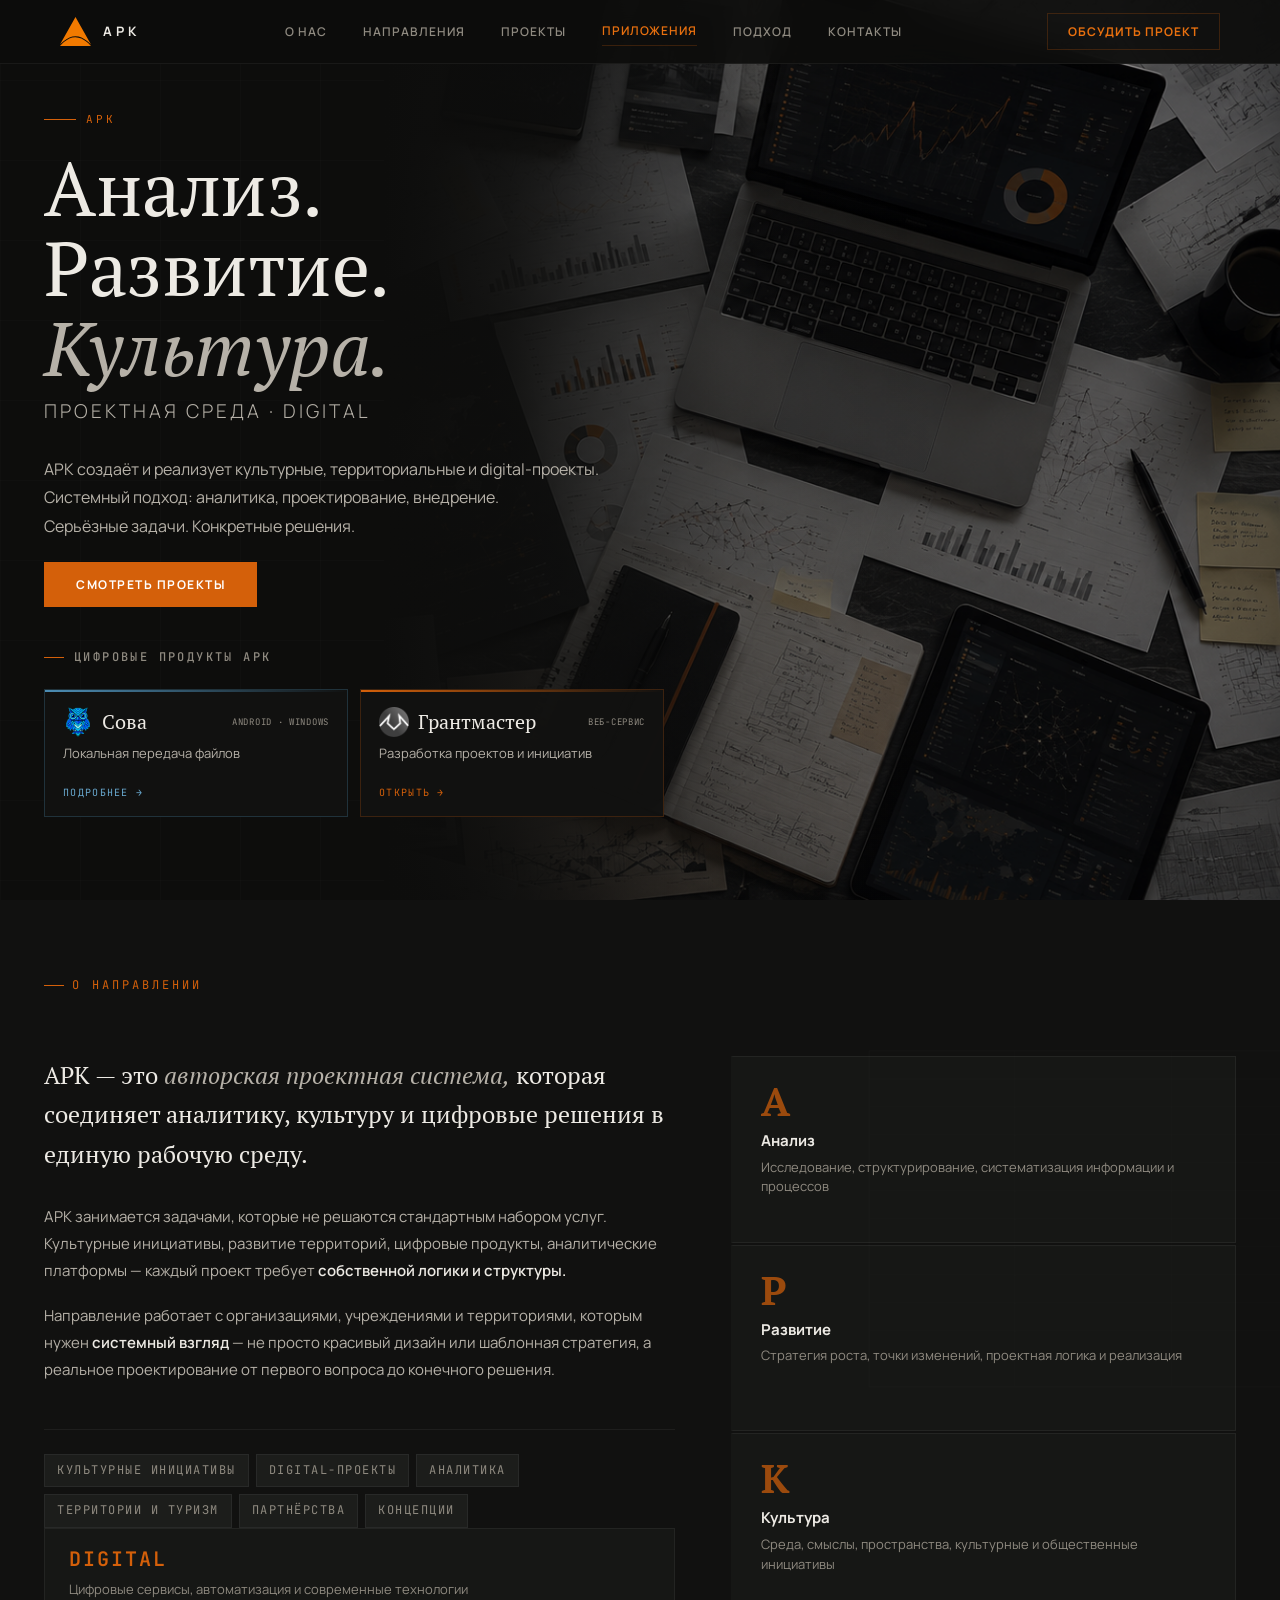
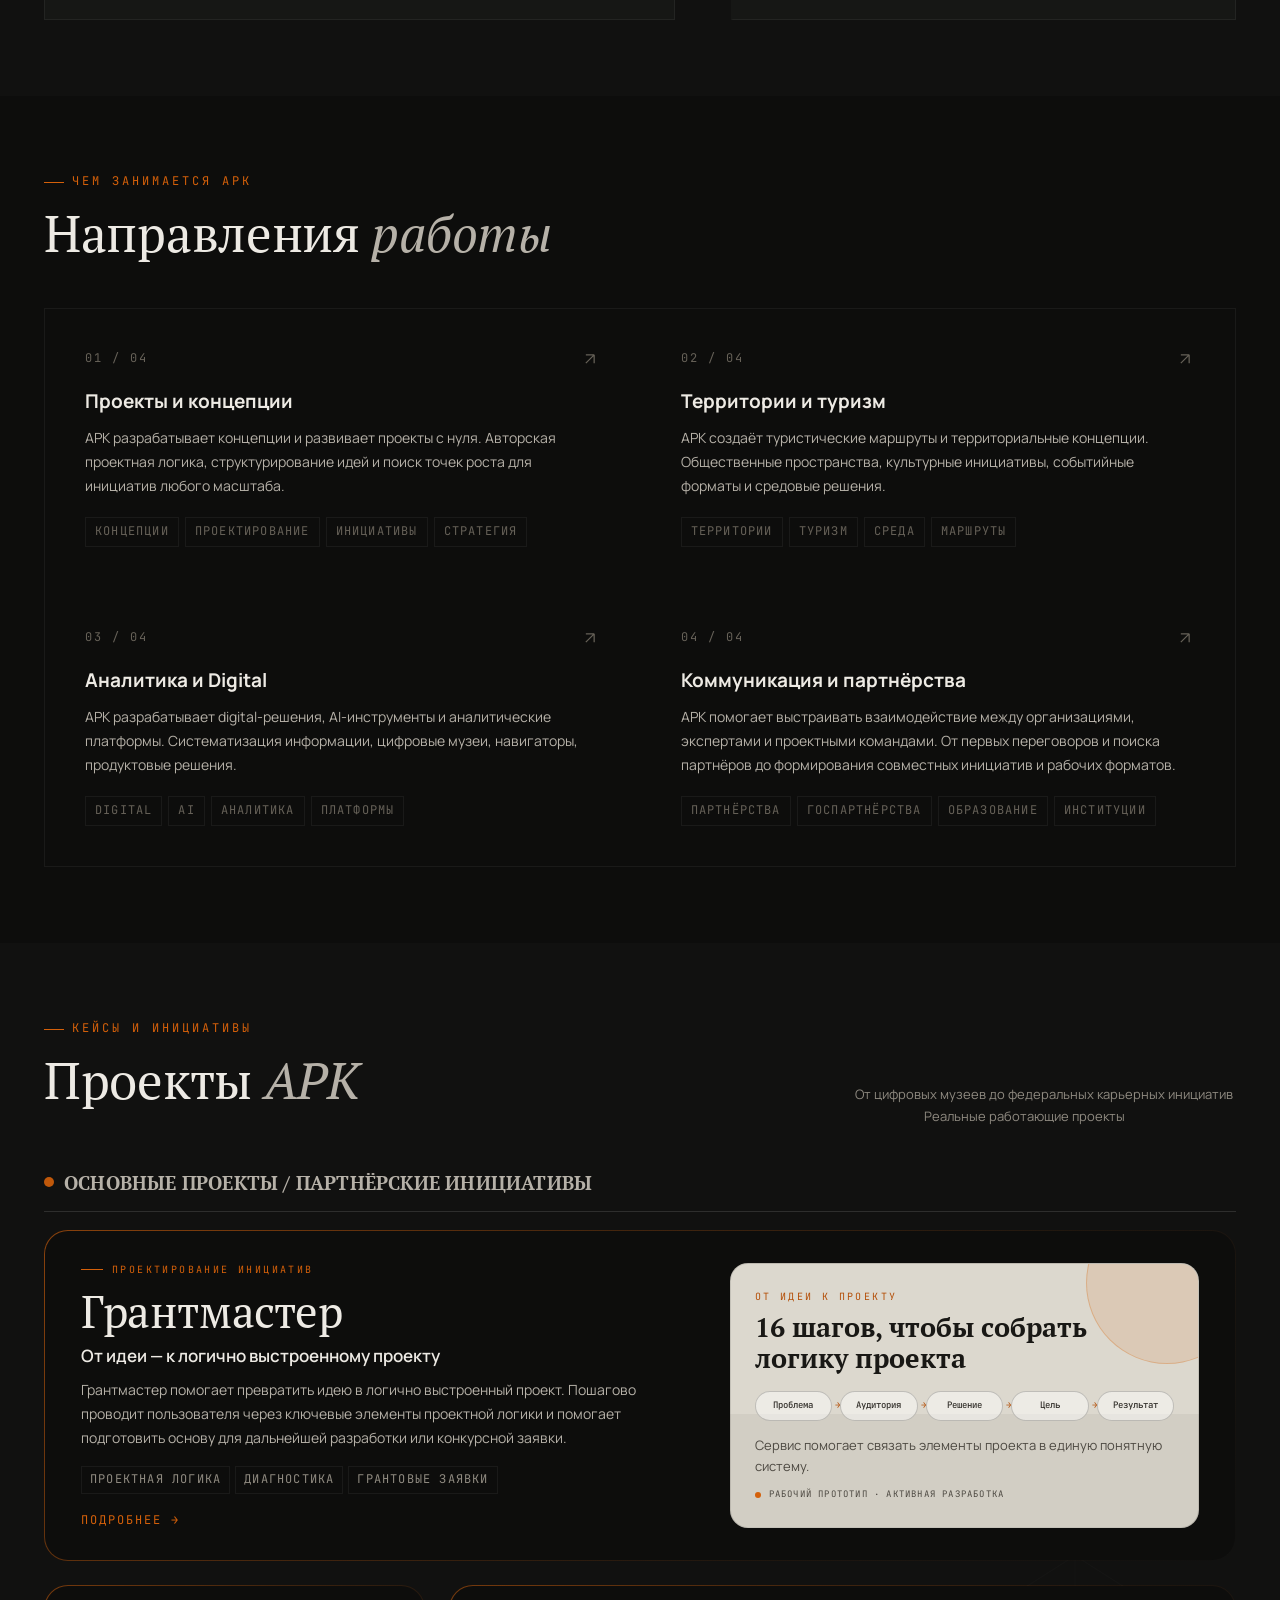
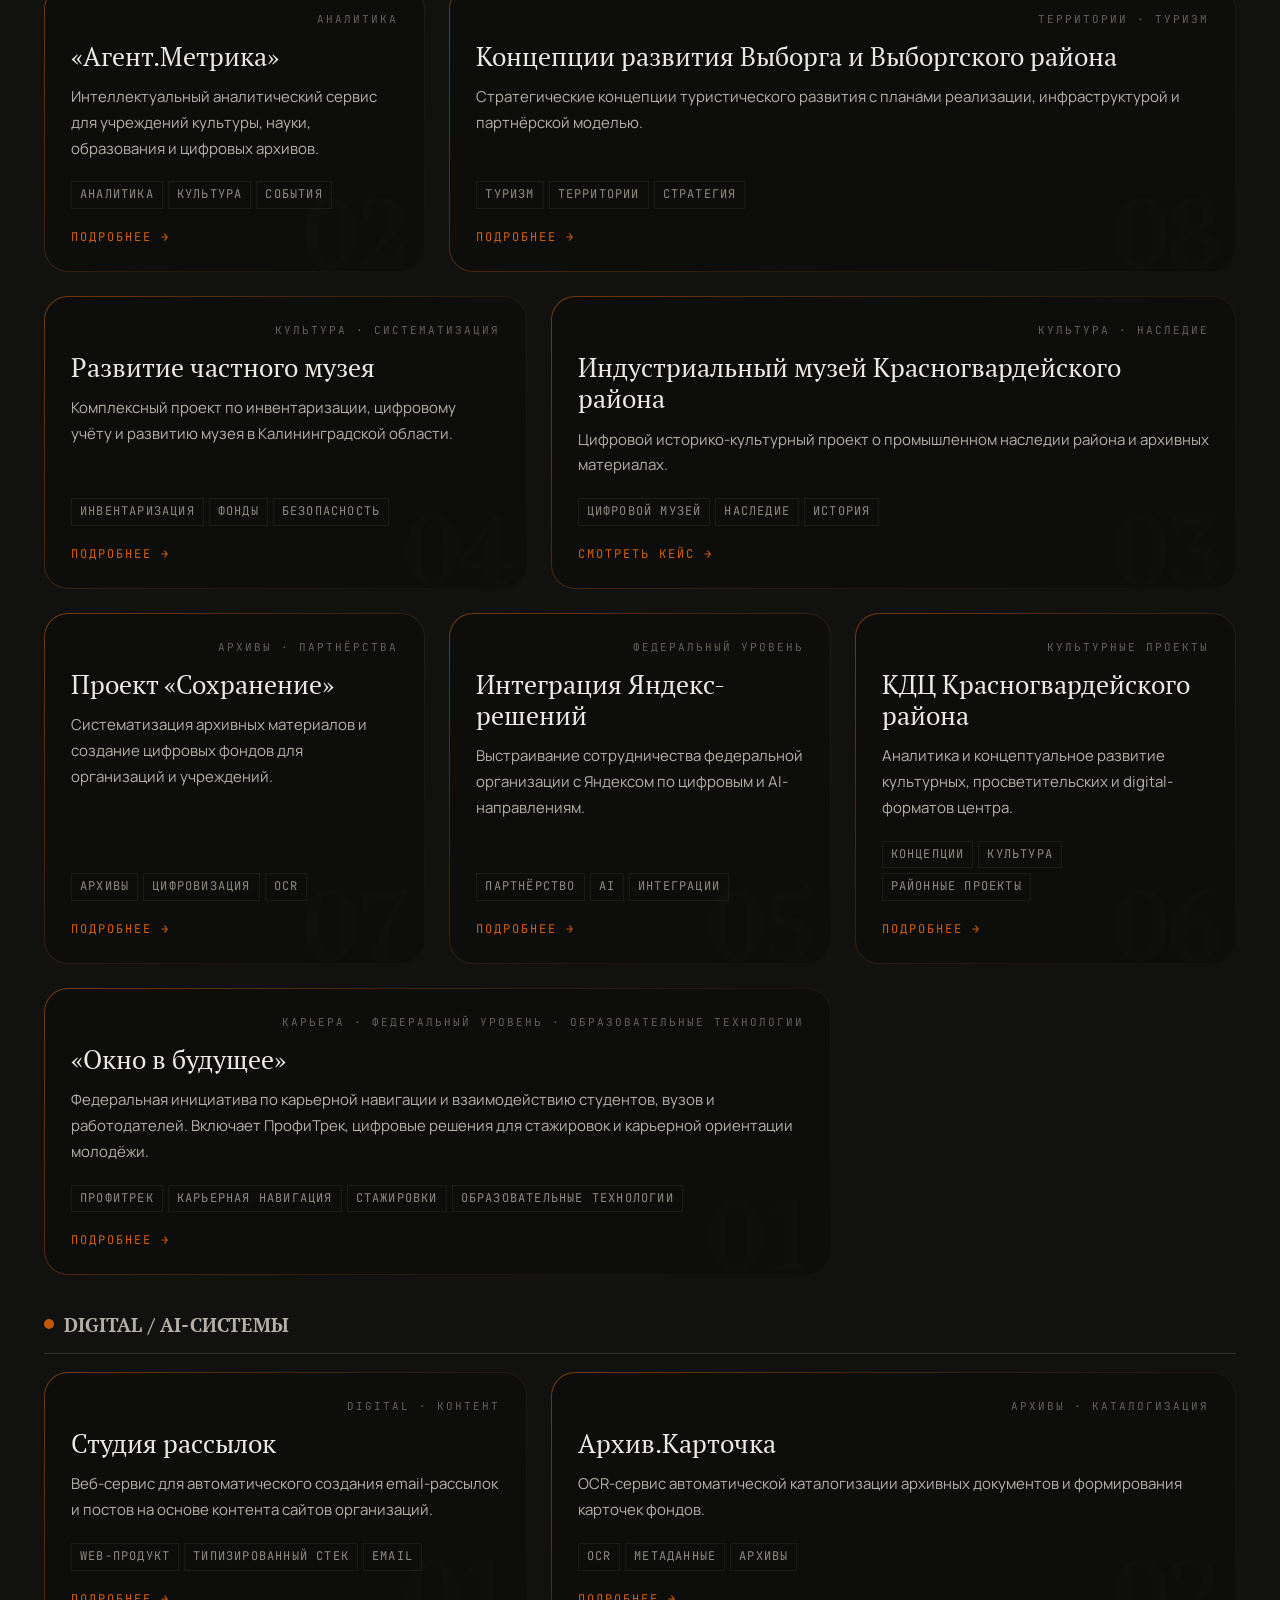
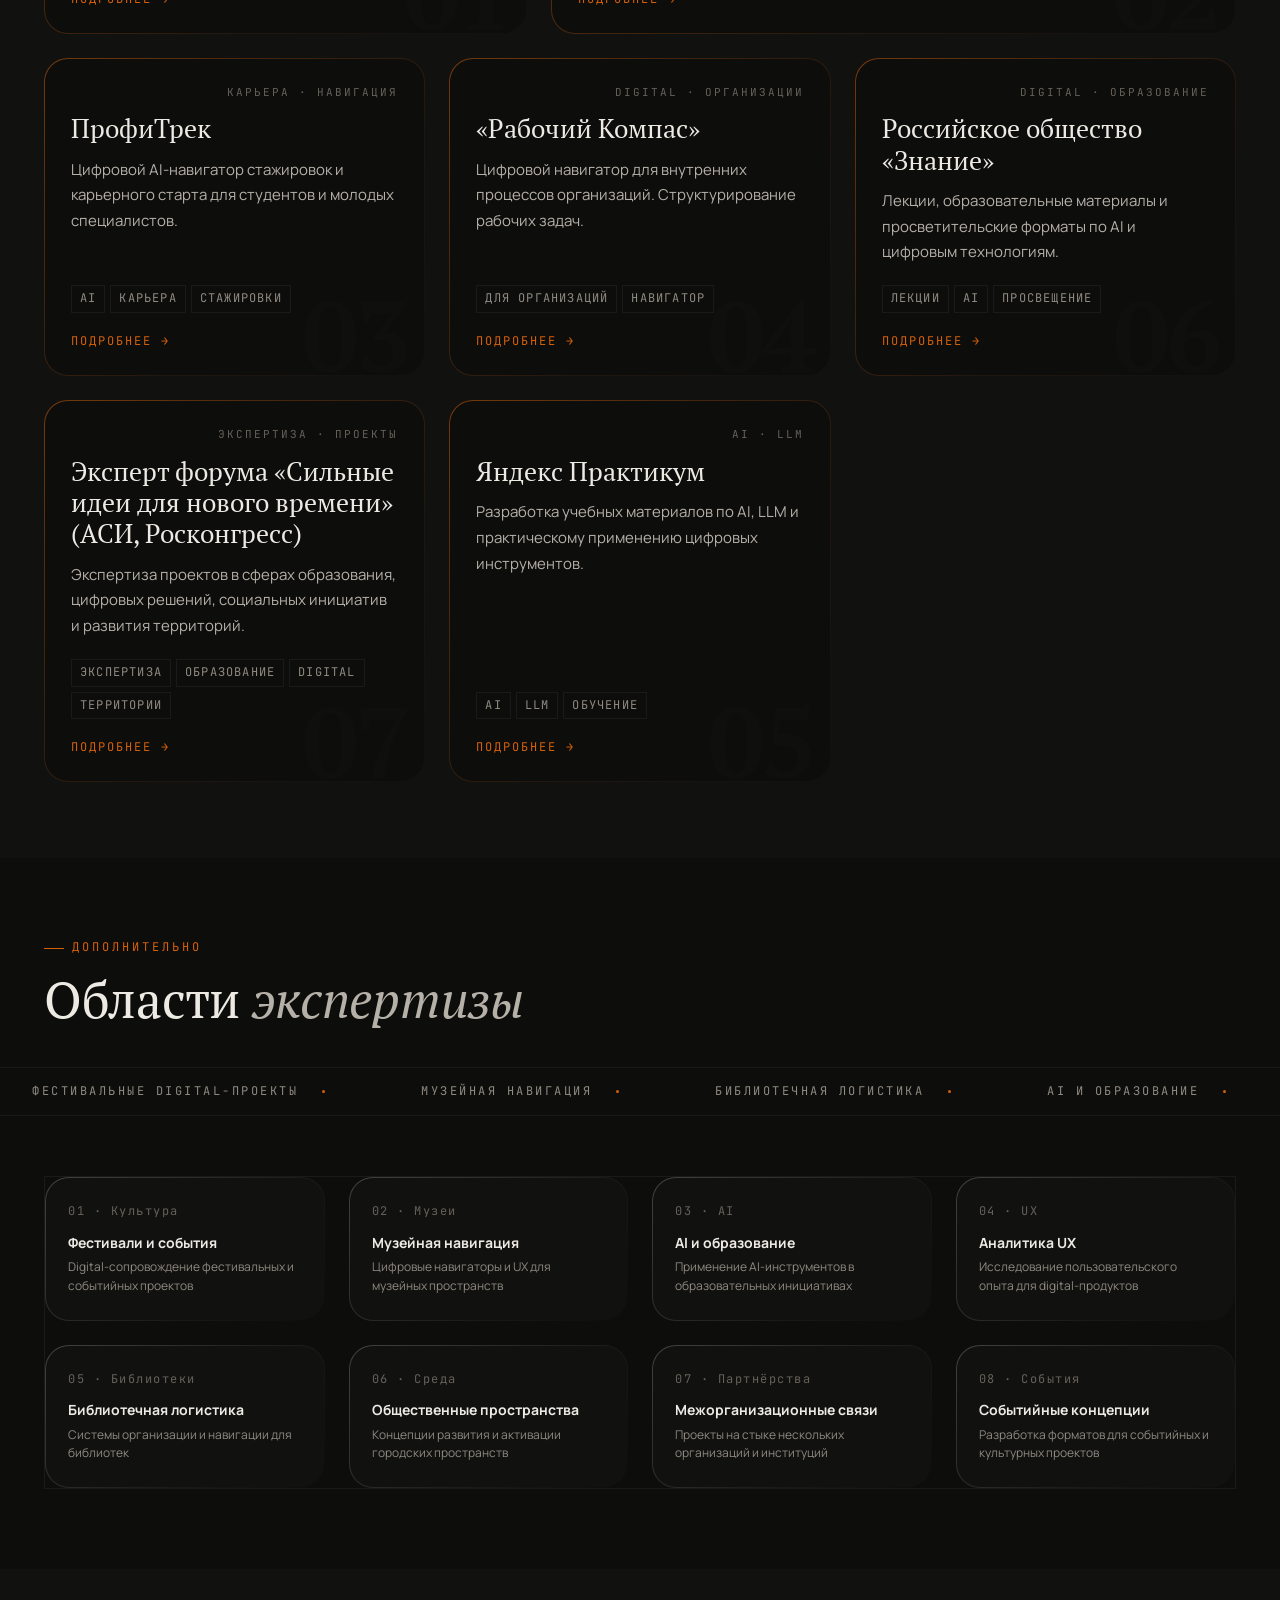
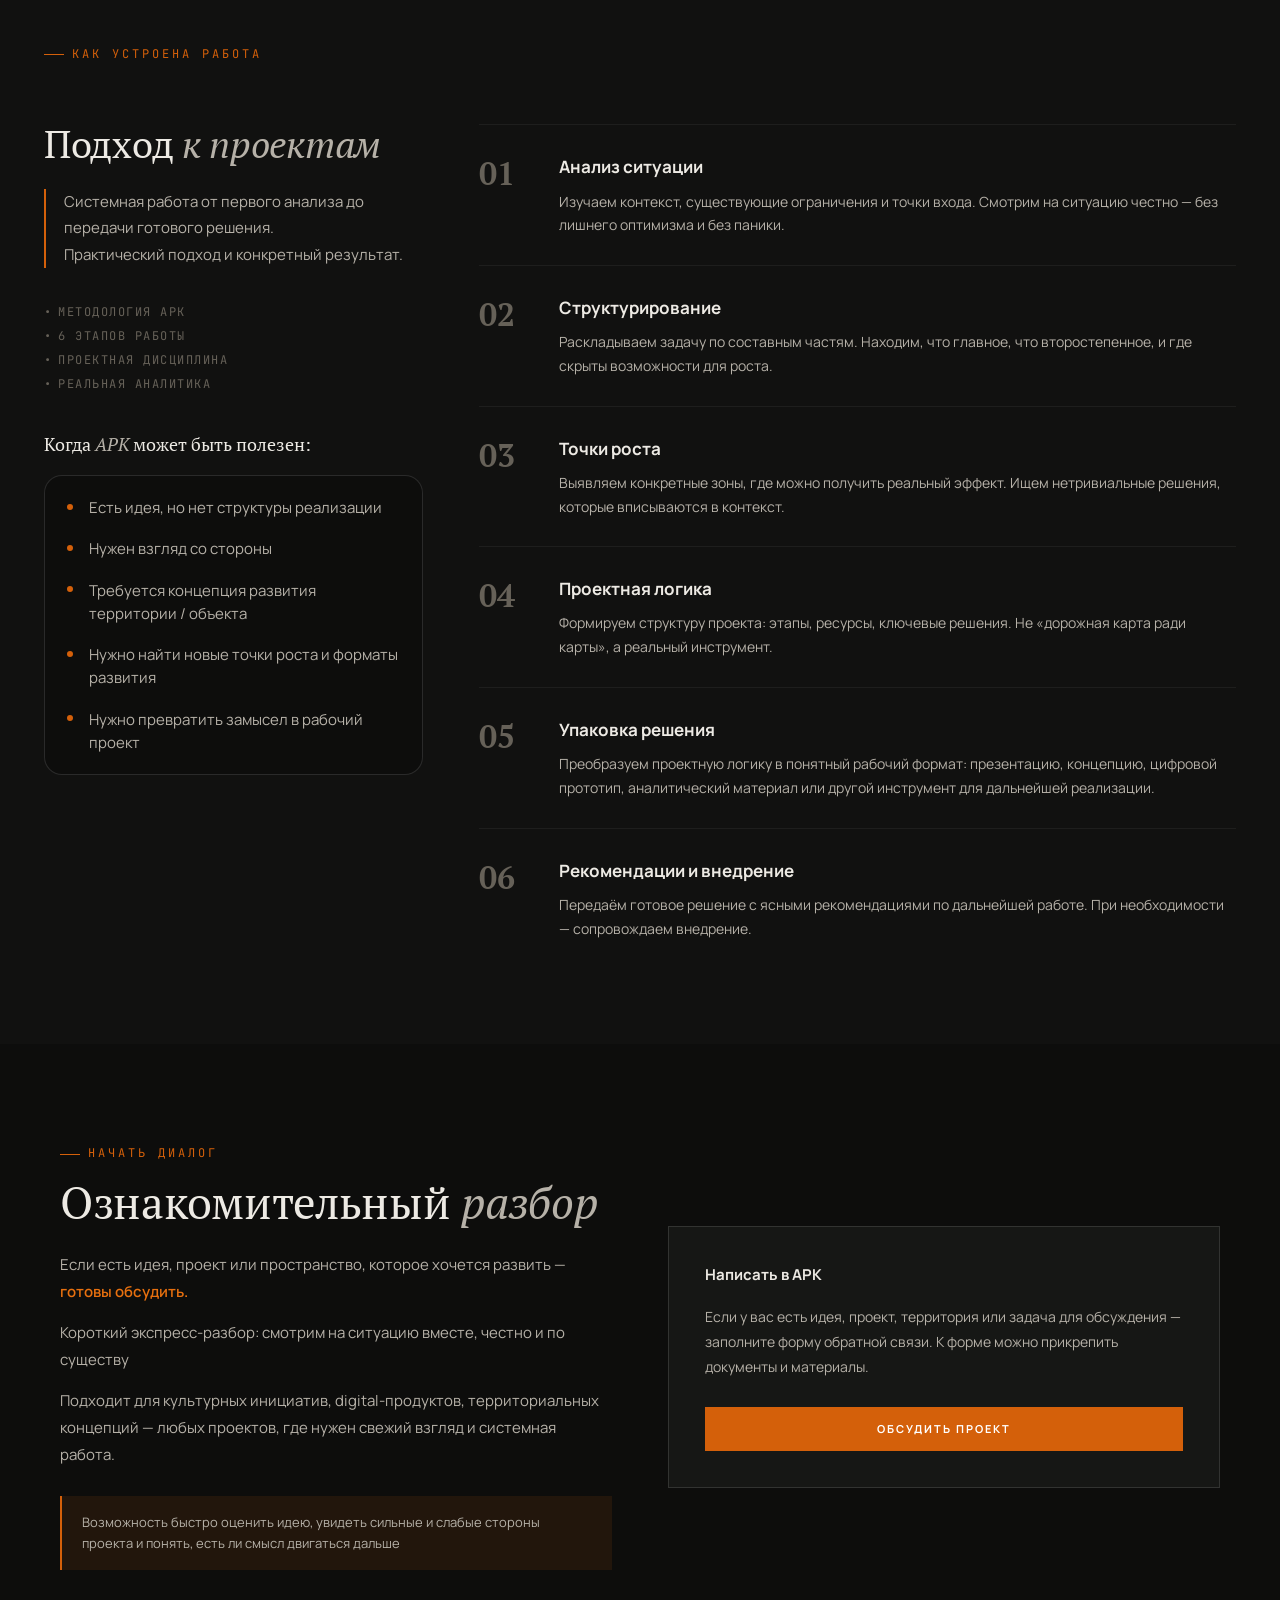
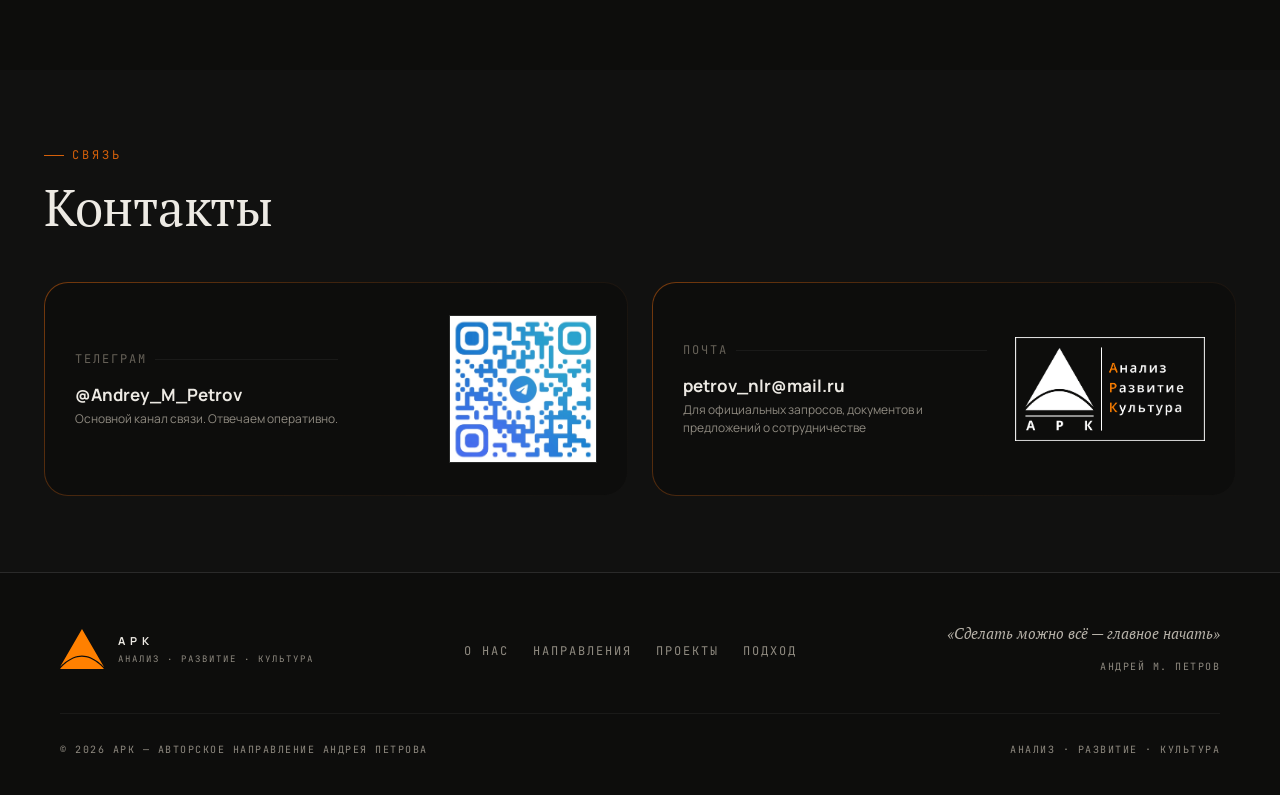
<file: index.html>
<!DOCTYPE html>
<html lang="ru">
<head>
<meta charset="UTF-8">
<meta name="viewport" content="width=device-width, initial-scale=1.0">
<title>АРК — Анализ · Развитие · Культура</title>

    <meta name="p:domain_verify" content="81697a3df08ebeb84bbb0a3035901c4f"/>

<!-- Yandex.Metrika counter -->
<script type="text/javascript">
    (function(m,e,t,r,i,k,a){
        m[i]=m[i]||function(){(m[i].a=m[i].a||[]).push(arguments)};
        m[i].l=1*new Date();
        for (var j = 0; j < document.scripts.length; j++) {if (document.scripts[j].src === r) { return; }}
        k=e.createElement(t),a=e.getElementsByTagName(t)[0],k.async=1,k.src=r,a.parentNode.insertBefore(k,a)
    })(window, document,'script','https://mc.yandex.ru/metrika/tag.js?id=109730093', 'ym');

    ym(109730093, 'init', {ssr:true, webvisor:true, clickmap:true, ecommerce:"dataLayer", referrer: document.referrer, url: location.href, accurateTrackBounce:true, trackLinks:true});
</script>
<noscript><div><img src="https://mc.yandex.ru/watch/109730093" style="position:absolute; left:-9999px;" alt="" /></div></noscript>
<!-- /Yandex.Metrika counter -->
 
<link rel="icon" type="image/png" sizes="32x32" href="assets/logos/logo 32.png">
<link rel="icon" type="image/png" sizes="64x64" href="assets/logos/logo 64.png">
<link rel="preconnect" href="https://fonts.googleapis.com">
<link rel="preconnect" href="https://fonts.gstatic.com" crossorigin>
<link href="https://fonts.googleapis.com/css2?family=PT+Serif:ital,wght@0,400;0,700;1,400&family=Manrope:wght@300;400;500;600;700&family=JetBrains+Mono:wght@300;400;500&display=swap" rel="stylesheet">
<link rel="stylesheet" href="assets/css/base/base.css">
<link rel="stylesheet" href="assets/css/overlays/background.css">
<link rel="stylesheet" href="assets/css/layout/navigation.css">
<link rel="stylesheet" href="assets/css/sections/hero.css">
<link rel="stylesheet" href="assets/css/layout/common.css">
<link rel="stylesheet" href="assets/css/sections/about.css">
<link rel="stylesheet" href="assets/css/sections/directions.css">
<link rel="stylesheet" href="assets/css/sections/projects.css">
<link rel="stylesheet" href="assets/css/overlays/modal.css">
<link rel="stylesheet" href="assets/css/sections/expertise.css">
<link rel="stylesheet" href="assets/css/sections/approach.css">
<link rel="stylesheet" href="assets/css/sections/cta.css">
<link rel="stylesheet" href="assets/css/sections/contacts.css">
<link rel="stylesheet" href="assets/css/sections/footer.css">
<link rel="stylesheet" href="assets/css/components/animations.css">
<link rel="stylesheet" href="assets/css/components/scroll.css">
<link rel="stylesheet" href="assets/css/responsive/responsive.css">
<link rel="stylesheet" href="assets/css/phase1.css">
</head>
<body>

<!-- SCROLL PROGRESS BAR -->
<div class="scroll-progress" id="scrollBar"></div>

<!-- ============================================================
     NAVIGATION
     ============================================================ -->
<nav id="mainNav">
  <a href="#hero" class="nav-logo-wrap">
    <img class="nav-logo-svg" src="assets/logos/logo orange.svg" alt="Логотип АРК">
    <span class="nav-logo-text">АРК</span>
  </a>
  <ul class="nav-links">
    <li><a href="#about">О нас</a></li>
    <li><a href="#directions">Направления</a></li>
    <li><a href="#projects">Проекты</a></li>
    <li><a class="nav-apps-link" href="/apps">Приложения</a></li>
    <li><a href="#approach">Подход</a></li>
    <li><a href="#contacts">Контакты</a></li>
  </ul>
  <a href="#cta" class="nav-cta">Обсудить проект</a>
  <div class="burger" id="burgerBtn" onclick="toggleMobile()">
    <span></span><span></span><span></span>
  </div>
</nav>
<div class="mobile-menu" id="mobileMenu">
  <a href="#about" onclick="toggleMobile()">О нас</a>
  <a href="#directions" onclick="toggleMobile()">Направления</a>
  <a href="#projects" onclick="toggleMobile()">Проекты</a>
  <a class="mobile-apps-link" href="/apps">Приложения</a>
  <a href="#approach" onclick="toggleMobile()">Подход</a>
  <a href="#cta" onclick="toggleMobile()">Обсудить проект</a>
  <a href="#contacts" onclick="toggleMobile()">Контакты</a>
</div>

<!-- ============================================================
     HERO
     ============================================================ -->
<section id="hero">
  <!-- Background layers -->
  <div class="hero-bg">
    <div class="hero-grid-lines"></div>
    <div class="hero-bg-photo" aria-hidden="true"></div>
  </div>

  <!-- Main content -->
  <div class="hero-content">
    <div class="hero-title-block">
      <div class="hero-eyebrow">АРК</div>
      <h1 class="hero-h1">
        Анализ.<br>
        Развитие.<br>
        <em>Культура.</em>
      </h1>
      <div class="hero-h1-sub">Проектная среда · Digital</div>
      <p class="hero-desc">
        <span class="hero-desc-line hero-desc-line-nowrap">АРК создаёт и реализует культурные, территориальные и digital-проекты.</span>
        <span class="hero-desc-line">Системный подход: аналитика, проектирование, внедрение.</span>
        <span class="hero-desc-line">Серьёзные задачи. Конкретные решения.</span>
      </p>
      <a href="#projects" class="hero-btn-primary">Смотреть проекты</a>

      <div class="hero-products" aria-labelledby="heroProductsTitle">
        <div class="hero-products-label" id="heroProductsTitle">Цифровые продукты АРК</div>
        <div class="hero-products-grid">
          <a class="hero-product-card hero-product-card-sova" href="/apps#sova">
            <div class="hero-product-topline">
              <div class="hero-product-heading">
                <img class="hero-product-logo" src="Сова_Logo_64.png" alt="" width="64" height="81">
                <h2 class="hero-product-name">Сова</h2>
              </div>
              <span class="hero-product-platform">Android · Windows</span>
            </div>
            <p class="hero-product-desc">Локальная передача файлов</p>
            <span class="hero-product-action">Подробнее →</span>
          </a>

          <a class="hero-product-card hero-product-card-grantmaster" href="/apps#grantmaster">
            <div class="hero-product-topline">
              <div class="hero-product-heading">
                <img class="hero-product-logo" src="Грантмастер_Logo_64.png" alt="" width="64" height="64">
                <h2 class="hero-product-name">Грантмастер</h2>
              </div>
              <span class="hero-product-platform">Веб-сервис</span>
            </div>
            <p class="hero-product-desc">Разработка проектов и инициатив</p>
            <span class="hero-product-action">Открыть →</span>
          </a>
        </div>
      </div>
    </div>
  </div>
</section>

<!-- ============================================================
     ABOUT
     ============================================================ -->
<section id="about">
  <!-- Background: spec table fragment -->
  <div class="bg-layer bg-table" style="top:10%;right:-2%;width:35%;height:60%;opacity:0.025;filter:blur(0.5px);z-index:0">
    <svg width="100%" height="100%" viewBox="0 0 400 320" fill="none" xmlns="http://www.w3.org/2000/svg">
      <rect x="10" y="10" width="380" height="300" fill="none" stroke="#aaa" stroke-width="0.8"/>
      <line x1="10" y1="35" x2="390" y2="35" stroke="#aaa" stroke-width="0.6"/>
      <line x1="10" y1="60" x2="390" y2="60" stroke="#aaa" stroke-width="0.4"/>
      <line x1="10" y1="85" x2="390" y2="85" stroke="#aaa" stroke-width="0.4"/>
      <line x1="10" y1="110" x2="390" y2="110" stroke="#aaa" stroke-width="0.4"/>
      <line x1="10" y1="135" x2="390" y2="135" stroke="#aaa" stroke-width="0.4"/>
      <line x1="10" y1="160" x2="390" y2="160" stroke="#aaa" stroke-width="0.4"/>
      <line x1="10" y1="185" x2="390" y2="185" stroke="#aaa" stroke-width="0.4"/>
      <line x1="10" y1="210" x2="390" y2="210" stroke="#aaa" stroke-width="0.4"/>
      <line x1="10" y1="235" x2="390" y2="235" stroke="#aaa" stroke-width="0.4"/>
      <line x1="10" y1="260" x2="390" y2="260" stroke="#aaa" stroke-width="0.4"/>
      <line x1="140" y1="10" x2="140" y2="310" stroke="#aaa" stroke-width="0.5"/>
      <line x1="280" y1="10" x2="280" y2="310" stroke="#aaa" stroke-width="0.4"/>
      <rect x="11" y="11" width="128" height="23" fill="#888" opacity="0.18"/>
      <rect x="141" y="11" width="138" height="23" fill="#888" opacity="0.15"/>
      <rect x="281" y="11" width="108" height="23" fill="#888" opacity="0.15"/>
    </svg>
  </div>

  <div class="s-label">О направлении</div>
  <div class="about-inner">
    <div class="about-text reveal">
      <p class="about-text-lead">АРК — это <em>авторская проектная система,</em> которая соединяет аналитику, культуру и цифровые решения в единую рабочую среду.</p>
      <div class="about-body">
        <p>АРК занимается задачами, которые не решаются стандартным набором услуг. Культурные инициативы, развитие территорий, цифровые продукты, аналитические платформы — каждый проект требует <strong>собственной логики и структуры.</strong></p>
        <p>Направление работает с организациями, учреждениями и территориями, которым нужен <strong>системный взгляд</strong> — не просто красивый дизайн или шаблонная стратегия, а реальное проектирование от первого вопроса до конечного решения.</p>
      </div>
      <div class="about-chips">
        <span class="chip">Культурные инициативы</span>
        <span class="chip">Digital-проекты</span>
        <span class="chip">Аналитика</span>
        <span class="chip">Территории и туризм</span>
        <span class="chip">Партнёрства</span>
        <span class="chip">Концепции</span>
      </div>
      <div class="about-digital-block">
        <div class="about-digital-title">DIGITAL</div>
        <div class="about-digital-desc">Цифровые сервисы, автоматизация и современные технологии</div>
      </div>
    </div>
    <div class="about-right reveal reveal-d1">
      <div class="about-pillars">
        <div class="pillar">
          <div class="pillar-letter">А</div>
          <div class="pillar-name">Анализ</div>
          <div class="pillar-desc">Исследование, структурирование, систематизация информации и процессов</div>
        </div>
        <div class="pillar">
          <div class="pillar-letter">Р</div>
          <div class="pillar-name">Развитие</div>
          <div class="pillar-desc">Стратегия роста, точки изменений, проектная логика и реализация</div>
        </div>
        <div class="pillar">
          <div class="pillar-letter">К</div>
          <div class="pillar-name">Культура</div>
          <div class="pillar-desc">Среда, смыслы, пространства, культурные и общественные инициативы</div>
        </div>
      </div>
    </div>
  </div>
</section>

<!-- ============================================================
     DIRECTIONS
     ============================================================ -->
<section id="directions">
  <div class="s-label">Чем занимается АРК</div>
  <h2 class="s-title">Направления <em>работы</em></h2>
  <div class="dir-grid reveal">
    <div class="dir-card" onclick="openModal('dir1')">
      <div class="dir-card-header">
        <span class="dir-num">01 / 04</span>
        <svg class="dir-arrow" viewBox="0 0 24 24" fill="none" stroke="currentColor" stroke-width="1.5"><path d="M7 17L17 7M17 7H7M17 7v10"/></svg>
      </div>
      <div class="dir-title">Проекты и концепции</div>
      <div class="dir-desc">АРК разрабатывает концепции и развивает проекты с нуля. Авторская проектная логика, структурирование идей и поиск точек роста для инициатив любого масштаба.</div>
      <div class="dir-tags-list">
        <span class="dir-tag">Концепции</span>
        <span class="dir-tag">Проектирование</span>
        <span class="dir-tag">Инициативы</span>
        <span class="dir-tag">Стратегия</span>
      </div>
    </div>
    <div class="dir-card" onclick="openModal('dir2')">
      <div class="dir-card-header">
        <span class="dir-num">02 / 04</span>
        <svg class="dir-arrow" viewBox="0 0 24 24" fill="none" stroke="currentColor" stroke-width="1.5"><path d="M7 17L17 7M17 7H7M17 7v10"/></svg>
      </div>
      <div class="dir-title">Территории и туризм</div>
      <div class="dir-desc">АРК создаёт туристические маршруты и территориальные концепции. Общественные пространства, культурные инициативы, событийные форматы и средовые решения.</div>
      <div class="dir-tags-list">
        <span class="dir-tag">Территории</span>
        <span class="dir-tag">Туризм</span>
        <span class="dir-tag">Среда</span>
        <span class="dir-tag">Маршруты</span>
      </div>
    </div>
    <div class="dir-card" onclick="openModal('dir3')">
      <div class="dir-card-header">
        <span class="dir-num">03 / 04</span>
        <svg class="dir-arrow" viewBox="0 0 24 24" fill="none" stroke="currentColor" stroke-width="1.5"><path d="M7 17L17 7M17 7H7M17 7v10"/></svg>
      </div>
      <div class="dir-title">Аналитика и Digital</div>
      <div class="dir-desc">АРК разрабатывает digital-решения, AI-инструменты и аналитические платформы. Систематизация информации, цифровые музеи, навигаторы, продуктовые решения.</div>
      <div class="dir-tags-list">
        <span class="dir-tag">Digital</span>
        <span class="dir-tag">AI</span>
        <span class="dir-tag">Аналитика</span>
        <span class="dir-tag">Платформы</span>
      </div>
    </div>
    <div class="dir-card" onclick="openModal('dir4')">
      <div class="dir-card-header">
        <span class="dir-num">04 / 04</span>
        <svg class="dir-arrow" viewBox="0 0 24 24" fill="none" stroke="currentColor" stroke-width="1.5"><path d="M7 17L17 7M17 7H7M17 7v10"/></svg>
      </div>
      <div class="dir-title">Коммуникация и партнёрства</div>
      <div class="dir-desc">АРК помогает выстраивать взаимодействие между организациями, экспертами и проектными командами. От первых переговоров и поиска партнёров до формирования совместных инициатив и рабочих форматов.</div>
      <div class="dir-tags-list">
        <span class="dir-tag">Партнёрства</span>
        <span class="dir-tag">Госпартнёрства</span>
        <span class="dir-tag">Образование</span>
        <span class="dir-tag">Институции</span>
      </div>
    </div>
  </div>
</section>

<!-- ============================================================
     PROJECTS
     ============================================================ -->
<section id="projects">
  <!-- Radar chart bg -->
  <div class="bg-layer bg-chart" style="top:5%;right:1%;width:30%;height:40%;opacity:0.022;filter:blur(0.7px);z-index:0">
    <svg width="100%" height="100%" viewBox="0 0 300 300" fill="none" xmlns="http://www.w3.org/2000/svg">
      <polygon points="150,20 260,90 220,210 80,210 40,90" fill="none" stroke="#aaa" stroke-width="0.8"/>
      <polygon points="150,55 230,108 200,192 100,192 70,108" fill="none" stroke="#aaa" stroke-width="0.6"/>
      <polygon points="150,90 200,126 180,174 120,174 100,126" fill="none" stroke="#aaa" stroke-width="0.5"/>
      <polygon points="150,120 175,140 165,165 135,165 125,140" fill="#aaa" fill-opacity="0.12" stroke="#aaa" stroke-width="0.6"/>
      <line x1="150" y1="20" x2="150" y2="210" stroke="#aaa" stroke-width="0.4"/>
      <line x1="260" y1="90" x2="40" y2="90" stroke="#aaa" stroke-width="0.4"/>
      <line x1="220" y1="210" x2="80" y2="210" stroke="#aaa" stroke-width="0.4"/>
    </svg>
  </div>

  <div class="projects-header reveal">
    <div>
      <div class="s-label">Кейсы и инициативы</div>
      <h2 class="s-title">Проекты <em>АРК</em></h2>
    </div>
    <div class="projects-header-right">
      <span class="projects-header-right-line">От цифровых музеев до федеральных карьерных инициатив</span>
      <span class="projects-header-right-line">Реальные работающие проекты</span>
    </div>
  </div>

  <div class="projects-group reveal">
    <h3 class="projects-group-title">Основные проекты / партнёрские инициативы</h3>
    <article class="grantmaster-card" onclick="openModal('proj_grantmaster')">
      <div class="grantmaster-content">
        <div class="grantmaster-label">Проектирование инициатив</div>
        <h3 class="grantmaster-title">Грантмастер</h3>
        <p class="grantmaster-subtitle">От идеи — к логично выстроенному проекту</p>
        <p class="grantmaster-desc">Грантмастер помогает превратить идею в логично выстроенный проект. Пошагово проводит пользователя через ключевые элементы проектной логики и помогает подготовить основу для дальнейшей разработки или конкурсной заявки.</p>
        <div class="proj-tags">
          <span class="proj-tag">Проектная логика</span>
          <span class="proj-tag">Диагностика</span>
          <span class="proj-tag">Грантовые заявки</span>
        </div>
      </div>

      <div class="grantmaster-visual">
        <div class="grantmaster-visual-label">От идеи к проекту</div>
        <div class="grantmaster-visual-title">16 шагов, чтобы собрать логику проекта</div>
        <div class="grantmaster-logic">
          <span class="grantmaster-logic-item">Проблема</span>
          <span class="grantmaster-logic-item">Аудитория</span>
          <span class="grantmaster-logic-item">Решение</span>
          <span class="grantmaster-logic-item">Цель</span>
          <span class="grantmaster-logic-item">Результат</span>
        </div>
        <p class="grantmaster-visual-note">Сервис помогает связать элементы проекта в единую понятную систему.</p>
        <div class="grantmaster-status"><span></span>Рабочий прототип · Активная разработка</div>
      </div>

      <button type="button" class="proj-more-btn grantmaster-action">Подробнее →</button>
    </article>
    <div class="proj-grid">
      <!-- Агент.Метрика -->
      <div class="proj-card span-4" onclick="openModal('proj2')">
        <div class="proj-status-row"><span class="proj-cat">Аналитика</span>
        </div>
        <h3 class="proj-title">«Агент.Метрика»</h3>
        <p class="proj-desc">Интеллектуальный аналитический сервис для учреждений культуры, науки, образования и цифровых архивов.</p>
        <div class="proj-tags">
          <span class="proj-tag">Аналитика</span>
          <span class="proj-tag">Культура</span>
          <span class="proj-tag">События</span>
        </div>
        <button class="proj-more-btn">Подробнее →</button>
        <div class="proj-num-bg">02</div>
      </div>

      <!-- Выборг -->
      <div class="proj-card span-8" onclick="openModal('proj4')">
        <div class="proj-status-row"><span class="proj-cat">Территории · Туризм</span>
        </div>
        <h3 class="proj-title">Концепции развития Выборга и Выборгского района</h3>
        <p class="proj-desc">Стратегические концепции туристического развития с планами реализации, инфраструктурой и партнёрской моделью.</p>
        <div class="proj-tags">
          <span class="proj-tag">Туризм</span>
          <span class="proj-tag">Территории</span>
          <span class="proj-tag">Стратегия</span>
        </div>
        <button class="proj-more-btn">Подробнее →</button>
        <div class="proj-num-bg">08</div>
      </div>

      <!-- Частный музей -->
      <div class="proj-card span-5" onclick="openModal('proj_museum_private')">
        <div class="proj-status-row"><span class="proj-cat">Культура · Систематизация</span>
        </div>
        <h3 class="proj-title">Развитие частного музея</h3>
        <p class="proj-desc">Комплексный проект по инвентаризации, цифровому учёту и развитию музея в Калининградской области.</p>
        <div class="proj-tags">
          <span class="proj-tag">Инвентаризация</span>
          <span class="proj-tag">Фонды</span>
          <span class="proj-tag">Безопасность</span>
        </div>
        <button class="proj-more-btn">Подробнее →</button>
        <div class="proj-num-bg">04</div>
      </div>

      <!-- Индустриальный музей -->
      <div class="proj-card span-7" onclick="openModal('proj3')">
        <div class="proj-status-row"><span class="proj-cat">Культура · Наследие</span>
        </div>
        <h3 class="proj-title">Индустриальный музей Красногвардейского района</h3>
        <p class="proj-desc">Цифровой историко-культурный проект о промышленном наследии района и архивных материалах.</p>
        <div class="proj-tags">
          <span class="proj-tag">Цифровой музей</span>
          <span class="proj-tag">Наследие</span>
          <span class="proj-tag">История</span>
        </div>
        <button class="proj-more-btn">Смотреть кейс →</button>
        <div class="proj-num-bg">03</div>
      </div>

      <!-- Сохранение -->
      <div class="proj-card span-4" onclick="openModal('proj6')">
        <div class="proj-status-row"><span class="proj-cat">Архивы · Партнёрства</span>
        </div>
        <h3 class="proj-title">Проект «Сохранение»</h3>
        <p class="proj-desc">Систематизация архивных материалов и создание цифровых фондов для организаций и учреждений.</p>
        <div class="proj-tags">
          <span class="proj-tag">Архивы</span>
          <span class="proj-tag">Цифровизация</span>
          <span class="proj-tag">OCR</span>
        </div>
        <button class="proj-more-btn">Подробнее →</button>
        <div class="proj-num-bg">07</div>
      </div>

      <!-- Интеграция Яндекс-решений -->
      <div class="proj-card span-4" onclick="openModal('proj_yandex_integration')">
        <div class="proj-status-row"><span class="proj-cat">Федеральный уровень</span>
        </div>
        <h3 class="proj-title">Интеграция Яндекс-решений</h3>
        <p class="proj-desc">Выстраивание сотрудничества федеральной организации с Яндексом по цифровым и AI-направлениям.</p>
        <div class="proj-tags">
          <span class="proj-tag">Партнёрство</span>
          <span class="proj-tag">AI</span>
          <span class="proj-tag">Интеграции</span>
        </div>
        <button class="proj-more-btn">Подробнее →</button>
        <div class="proj-num-bg">05</div>
      </div>

      <!-- КДЦ -->
      <div class="proj-card span-4" onclick="openModal('proj_kdc')">
        <div class="proj-status-row"><span class="proj-cat">Культурные проекты</span>
        </div>
        <h3 class="proj-title">КДЦ Красногвардейского района</h3>
        <p class="proj-desc">Аналитика и концептуальное развитие культурных, просветительских и digital-форматов центра.</p>
        <div class="proj-tags">
          <span class="proj-tag">Концепции</span>
          <span class="proj-tag">Культура</span>
          <span class="proj-tag">Районные проекты</span>
        </div>
        <button class="proj-more-btn">Подробнее →</button>
        <div class="proj-num-bg">06</div>
      </div>

      <!-- Окно в будущее -->
      <div class="proj-card span-8" onclick="openModal('proj1')">
        <div class="proj-status-row"><span class="proj-cat">Карьера · Федеральный уровень · Образовательные технологии</span>
        </div>
        <h3 class="proj-title">«Окно в будущее»</h3>
        <p class="proj-desc">Федеральная инициатива по карьерной навигации и взаимодействию студентов, вузов и работодателей. Включает ПрофиТрек, цифровые решения для стажировок и карьерной ориентации молодёжи.</p>
        <div class="proj-tags">
          <span class="proj-tag">ПрофиТрек</span>
          <span class="proj-tag">Карьерная навигация</span>
          <span class="proj-tag">Стажировки</span>
          <span class="proj-tag">Образовательные технологии</span>
        </div>
        <button class="proj-more-btn">Подробнее →</button>
        <div class="proj-num-bg">01</div>
      </div>
    </div>
  </div>

  <div class="projects-group reveal">
    <h3 class="projects-group-title">Digital / AI-системы</h3>
    <div class="proj-grid">
      <!-- Студия рассылок -->
      <div class="proj-card span-5" onclick="openModal('proj_studio')">
        <div class="proj-status-row"><span class="proj-cat">Digital · Контент</span>
        </div>
        <h3 class="proj-title">Студия рассылок</h3>
        <p class="proj-desc">Веб-сервис для автоматического создания email-рассылок и постов на основе контента сайтов организаций.</p>
        <div class="proj-tags">
          <span class="proj-tag">Web-продукт</span>
          <span class="proj-tag">Типизированный стек</span>
          <span class="proj-tag">Email</span>
        </div>
        <button class="proj-more-btn">Подробнее →</button>
        <div class="proj-num-bg">01</div>
      </div>

      <!-- Архив.Карточка -->
      <div class="proj-card span-7" onclick="openModal('proj_archive_card')">
        <div class="proj-status-row"><span class="proj-cat">Архивы · Каталогизация</span>
        </div>
        <h3 class="proj-title">Архив.Карточка</h3>
        <p class="proj-desc">OCR-сервис автоматической каталогизации архивных документов и формирования карточек фондов.</p>
        <div class="proj-tags">
          <span class="proj-tag">OCR</span>
          <span class="proj-tag">Метаданные</span>
          <span class="proj-tag">Архивы</span>
        </div>
        <button class="proj-more-btn">Подробнее →</button>
        <div class="proj-num-bg">02</div>
      </div>

      <!-- ПрофиТрек -->
      <div class="proj-card span-4" onclick="openModal('proj_profitrek')">
        <div class="proj-status-row"><span class="proj-cat">Карьера · Навигация</span>
        </div>
        <h3 class="proj-title">ПрофиТрек</h3>
        <p class="proj-desc">Цифровой AI-навигатор стажировок и карьерного старта для студентов и молодых специалистов.</p>
        <div class="proj-tags">
          <span class="proj-tag">AI</span>
          <span class="proj-tag">Карьера</span>
          <span class="proj-tag">Стажировки</span>
        </div>
        <button class="proj-more-btn">Подробнее →</button>
        <div class="proj-num-bg">03</div>
      </div>

      <!-- Рабочий Компас -->
      <div class="proj-card span-4" onclick="openModal('proj5')">
        <div class="proj-status-row"><span class="proj-cat">Digital · Организации</span>
        </div>
        <h3 class="proj-title">«Рабочий Компас»</h3>
        <p class="proj-desc">Цифровой навигатор для внутренних процессов организаций. Структурирование рабочих задач.</p>
        <div class="proj-tags">
          <span class="proj-tag">Для организаций</span>
          <span class="proj-tag">Навигатор</span>
        </div>
        <button class="proj-more-btn">Подробнее →</button>
        <div class="proj-num-bg">04</div>
      </div>

      <!-- Российское общество Знание -->
      <div class="proj-card span-4" onclick="openModal('proj_znanie')">
        <div class="proj-status-row"><span class="proj-cat">Digital · Образование</span>
        </div>
        <h3 class="proj-title">Российское общество «Знание»</h3>
        <p class="proj-desc">Лекции, образовательные материалы и просветительские форматы по AI и цифровым технологиям.</p>
        <div class="proj-tags">
          <span class="proj-tag">Лекции</span>
          <span class="proj-tag">AI</span>
          <span class="proj-tag">Просвещение</span>
        </div>
        <button class="proj-more-btn">Подробнее →</button>
        <div class="proj-num-bg">06</div>
      </div>

      <!-- Эксперт форума Сильные идеи -->
      <div class="proj-card span-4" onclick="openModal('proj_strong_ideas')">
        <div class="proj-status-row"><span class="proj-cat">Экспертиза · Проекты</span>
        </div>
        <h3 class="proj-title">Эксперт форума «Сильные идеи для нового времени» (АСИ, Росконгресс)</h3>
        <p class="proj-desc">Экспертиза проектов в сферах образования, цифровых решений, социальных инициатив и развития территорий.</p>
        <div class="proj-tags">
          <span class="proj-tag">Экспертиза</span>
          <span class="proj-tag">Образование</span>
          <span class="proj-tag">Digital</span>
          <span class="proj-tag">Территории</span>
        </div>
        <button class="proj-more-btn">Подробнее →</button>
        <div class="proj-num-bg">07</div>
      </div>

      <!-- Яндекс Практикум -->
      <div class="proj-card span-4" onclick="openModal('proj_practicum')">
        <div class="proj-status-row"><span class="proj-cat">AI · LLM</span>
        </div>
        <h3 class="proj-title">Яндекс Практикум</h3>
        <p class="proj-desc">Разработка учебных материалов по AI, LLM и практическому применению цифровых инструментов.</p>
        <div class="proj-tags">
          <span class="proj-tag">AI</span>
          <span class="proj-tag">LLM</span>
          <span class="proj-tag">Обучение</span>
        </div>
        <button class="proj-more-btn">Подробнее →</button>
        <div class="proj-num-bg">05</div>
      </div>
    </div>
  </div>
</section>

<!-- ============================================================
     EXTRA DIRECTIONS
     ============================================================ -->
<section id="extra" style="padding-top:80px">
  <div class="s-label">Дополнительно</div>
  <h2 class="s-title reveal">Области <em>экспертизы</em></h2>

  <div class="ticker-outer">
    <div class="ticker-track" id="tickerTrack">
      <span class="ticker-item">Фестивальные digital-проекты <span class="ticker-sep"></span></span>
      <span class="ticker-item">Музейная навигация <span class="ticker-sep"></span></span>
      <span class="ticker-item">Библиотечная логистика <span class="ticker-sep"></span></span>
      <span class="ticker-item">AI и образование <span class="ticker-sep"></span></span>
      <span class="ticker-item">Событийные концепции <span class="ticker-sep"></span></span>
      <span class="ticker-item">Общественные пространства <span class="ticker-sep"></span></span>
      <span class="ticker-item">Аналитика пользовательского опыта <span class="ticker-sep"></span></span>
      <span class="ticker-item">Межорганизационные инициативы <span class="ticker-sep"></span></span>
      <span class="ticker-item">Фестивальные digital-проекты <span class="ticker-sep"></span></span>
      <span class="ticker-item">Музейная навигация <span class="ticker-sep"></span></span>
      <span class="ticker-item">Библиотечная логистика <span class="ticker-sep"></span></span>
      <span class="ticker-item">AI и образование <span class="ticker-sep"></span></span>
      <span class="ticker-item">Событийные концепции <span class="ticker-sep"></span></span>
      <span class="ticker-item">Общественные пространства <span class="ticker-sep"></span></span>
      <span class="ticker-item">Аналитика пользовательского опыта <span class="ticker-sep"></span></span>
      <span class="ticker-item">Межорганизационные инициативы <span class="ticker-sep"></span></span>
    </div>
  </div>

  <div class="extra-grid reveal">
    <div class="extra-card" onclick="openModal('exp1')">
      <div class="extra-card-num">01 · Культура</div>
      <div class="extra-card-title">Фестивали и события</div>
      <div class="extra-card-desc">Digital-сопровождение фестивальных и событийных проектов</div>
    </div>
    <div class="extra-card" onclick="openModal('exp2')">
      <div class="extra-card-num">02 · Музеи</div>
      <div class="extra-card-title">Музейная навигация</div>
      <div class="extra-card-desc">Цифровые навигаторы и UX для музейных пространств</div>
    </div>
    <div class="extra-card" onclick="openModal('exp3')">
      <div class="extra-card-num">03 · AI</div>
      <div class="extra-card-title">AI и образование</div>
      <div class="extra-card-desc">Применение AI-инструментов в образовательных инициативах</div>
    </div>
    <div class="extra-card" onclick="openModal('exp4')">
      <div class="extra-card-num">04 · UX</div>
      <div class="extra-card-title">Аналитика UX</div>
      <div class="extra-card-desc">Исследование пользовательского опыта для digital-продуктов</div>
    </div>
    <div class="extra-card" onclick="openModal('exp5')">
      <div class="extra-card-num">05 · Библиотеки</div>
      <div class="extra-card-title">Библиотечная логистика</div>
      <div class="extra-card-desc">Системы организации и навигации для библиотек</div>
    </div>
    <div class="extra-card" onclick="openModal('exp6')">
      <div class="extra-card-num">06 · Среда</div>
      <div class="extra-card-title">Общественные пространства</div>
      <div class="extra-card-desc">Концепции развития и активации городских пространств</div>
    </div>
    <div class="extra-card" onclick="openModal('exp7')">
      <div class="extra-card-num">07 · Партнёрства</div>
      <div class="extra-card-title">Межорганизационные связи</div>
      <div class="extra-card-desc">Проекты на стыке нескольких организаций и институций</div>
    </div>
    <div class="extra-card" onclick="openModal('exp8')">
      <div class="extra-card-num">08 · События</div>
      <div class="extra-card-title">Событийные концепции</div>
      <div class="extra-card-desc">Разработка форматов для событийных и культурных проектов</div>
    </div>
  </div>
</section>

<!-- ============================================================
     APPROACH
     ============================================================ -->
<section id="approach">
  <div class="s-label">Как устроена работа</div>
  <div class="approach-layout">
    <div class="approach-sidebar reveal">
      <h2 class="s-title" style="font-size:clamp(28px,3vw,40px);margin-bottom:24px">Подход <em>к проектам</em></h2>
      <div class="approach-sidebar-note">
        Системная работа от первого анализа до передачи готового решения.<br>
        Практический подход и конкретный результат.
      </div>
      <div class="approach-sidebar-meta">
        <ul class="approach-sidebar-meta-list">
          <li>Методология АРК</li>
          <li>6 этапов работы</li>
          <li>Проектная дисциплина</li>
          <li>Реальная аналитика</li>
        </ul>
      </div>
      <div class="approach-useful">
        <div class="approach-useful-title">Когда <em>АРК</em> может быть полезен:</div>
        <ul class="approach-useful-list">
          <li>Есть идея, но нет структуры реализации</li>
          <li>Нужен взгляд со стороны</li>
          <li>Требуется концепция развития территории / объекта</li>
          <li>Нужно найти новые точки роста и форматы развития</li>
          <li>Нужно превратить замысел в рабочий проект</li>
        </ul>
      </div>
    </div>
    <div class="approach-steps reveal reveal-d1">
      <div class="step-item">
        <div class="step-n">01</div>
        <div class="step-content">
          <div class="step-title">Анализ ситуации</div>
          <div class="step-desc">Изучаем контекст, существующие ограничения и точки входа. Смотрим на ситуацию честно — без лишнего оптимизма и без паники.</div>
        </div>
      </div>
      <div class="step-item">
        <div class="step-n">02</div>
        <div class="step-content">
          <div class="step-title">Структурирование</div>
          <div class="step-desc">Раскладываем задачу по составным частям. Находим, что главное, что второстепенное, и где скрыты возможности для роста.</div>
        </div>
      </div>
      <div class="step-item">
        <div class="step-n">03</div>
        <div class="step-content">
          <div class="step-title">Точки роста</div>
          <div class="step-desc">Выявляем конкретные зоны, где можно получить реальный эффект. Ищем нетривиальные решения, которые вписываются в контекст.</div>
        </div>
      </div>
      <div class="step-item">
        <div class="step-n">04</div>
        <div class="step-content">
          <div class="step-title">Проектная логика</div>
          <div class="step-desc">Формируем структуру проекта: этапы, ресурсы, ключевые решения. Не «дорожная карта ради карты», а реальный инструмент.</div>
        </div>
      </div>
      <div class="step-item">
        <div class="step-n">05</div>
        <div class="step-content">
          <div class="step-title">Упаковка решения</div>
          <div class="step-desc">Преобразуем проектную логику в понятный рабочий формат: презентацию, концепцию, цифровой прототип, аналитический материал или другой инструмент для дальнейшей реализации.</div>
        </div>
      </div>
      <div class="step-item" style="border-bottom:none">
        <div class="step-n">06</div>
        <div class="step-content">
          <div class="step-title">Рекомендации и внедрение</div>
          <div class="step-desc">Передаём готовое решение с ясными рекомендациями по дальнейшей работе. При необходимости — сопровождаем внедрение.</div>
        </div>
      </div>
    </div>
  </div>
</section>

<!-- ============================================================
     CTA
     ============================================================ -->
<section id="cta">
  <div class="cta-grid">
    <div class="cta-left reveal">
      <div class="cta-label">Начать диалог</div>
      <h2 class="cta-title">Ознакомительный <em>разбор</em></h2>
      <div class="cta-body">
        <p>Если есть идея, проект или пространство, которое хочется развить — <em>готовы обсудить.</em></p>
        <p>Короткий экспресс-разбор: смотрим на ситуацию вместе, честно и по существу</p>
        <p>Подходит для культурных инициатив, digital-продуктов, территориальных концепций — любых проектов, где нужен свежий взгляд и системная работа.</p>
      </div>
      <div class="cta-note">
        Возможность быстро оценить идею, увидеть сильные и слабые стороны проекта и понять, есть ли смысл двигаться дальше
      </div>
    </div>
    <div class="cta-form reveal reveal-d1">
      <div class="cta-form-title">Написать в АРК</div>
      <p class="cta-form-text">Если у вас есть идея, проект, территория или задача для обсуждения — заполните форму обратной связи. К форме можно прикрепить документы и материалы.</p>
      <a class="form-submit cta-form-link" href="https://forms.yandex.ru/u/6a25afd5d046884a6b888ab1/" target="_blank" rel="noopener noreferrer">Обсудить проект</a>
    </div>
  </div>
</section>

<!-- ============================================================
     CONTACTS
     ============================================================ -->
<section id="contacts">
  <div class="s-label">Связь</div>
  <h2 class="s-title reveal">Контакты</h2>
  <div class="contacts-grid reveal">
    <div class="contact-card">
      <div class="contact-card-content">
        <div class="contact-card-type">ТЕЛЕГРАМ</div>
        <div class="contact-card-val"><a href="https://t.me/Andrey_M_Petrov">@Andrey_M_Petrov</a></div>
        <div class="contact-card-hint">Основной канал связи. Отвечаем оперативно.</div>
      </div>
      <div class="contact-card-visual">
        <div class="contact-card-qr"><img src="assets/QR.jpg" alt="QR-код Telegram"></div>
      </div>
    </div>
    <div class="contact-card">
      <div class="contact-card-content">
        <div class="contact-card-type">ПОЧТА</div>
        <div class="contact-card-val"><a href="mailto:petrov_nlr@mail.ru">petrov_nlr@mail.ru</a></div>
        <div class="contact-card-hint">Для официальных запросов, документов и предложений о сотрудничестве</div>
      </div>
      <div class="contact-card-visual">
        <img class="contact-card-logo" src="assets/logos/Logo Analiz.png" alt="Логотип АРК">
      </div>
    </div>
  </div>
</section>

<!-- ============================================================
     FOOTER
     ============================================================ -->
<footer>
  <div class="footer-top">
    <div class="footer-logo-wrap">
      <img class="footer-logo-svg" src="assets/logos/logo orange.svg" alt="Логотип АРК">
      <div class="footer-logo-text-block">
        <div class="footer-logo-name">АРК</div>
        <div class="footer-logo-tag">Анализ · Развитие · Культура</div>
      </div>
    </div>
    <ul class="footer-nav-links">
      <li><a href="#about">О нас</a></li>
      <li><a href="#directions">Направления</a></li>
      <li><a href="#projects">Проекты</a></li>
      <li><a href="#approach">Подход</a></li>
    </ul>
    <div class="footer-quote">
      <blockquote>«Сделать можно всё — главное начать»</blockquote>
      <cite>Андрей М. Петров</cite>
    </div>
  </div>
  <div class="footer-bottom">
    <div class="footer-copy">© 2026 АРК — Авторское направление Андрея Петрова</div>
    <div class="footer-copy">Анализ · Развитие · Культура</div>
  </div>
</footer>

<!-- ============================================================
     MODALS DATA
     ============================================================ -->
<div class="modal-overlay" id="modalOverlay" onclick="closeModalOnBg(event)">
  <div class="modal-box" id="modalBox">
    <div class="modal-header">
      <div class="modal-header-left">
        <div class="modal-h-cat" id="mCat"></div>
        <div class="modal-h-title" id="mTitle"></div>
        <div class="modal-h-subtitle" id="mSubtitle"></div>
      </div>
      <button class="modal-close" onclick="closeModal()">✕</button>
    </div>
    <div class="modal-body">
      <p class="modal-desc" id="mDesc"></p>
      <div id="mFeatBlock" style="display:none">
        <div class="modal-features" id="mFeatures"></div>
      </div>
      <div class="modal-tags" id="mTags"></div>
      <div class="modal-cta-row">
        <span class="modal-cta-text" id="mCtaText"></span>
        <a href="#cta" class="modal-btn" id="mAction" onclick="closeModal()">Обсудить →</a>
      </div>
    </div>
  </div>
</div>

<script src="assets/js/site.js"></script>
</body>
</html>
</file>
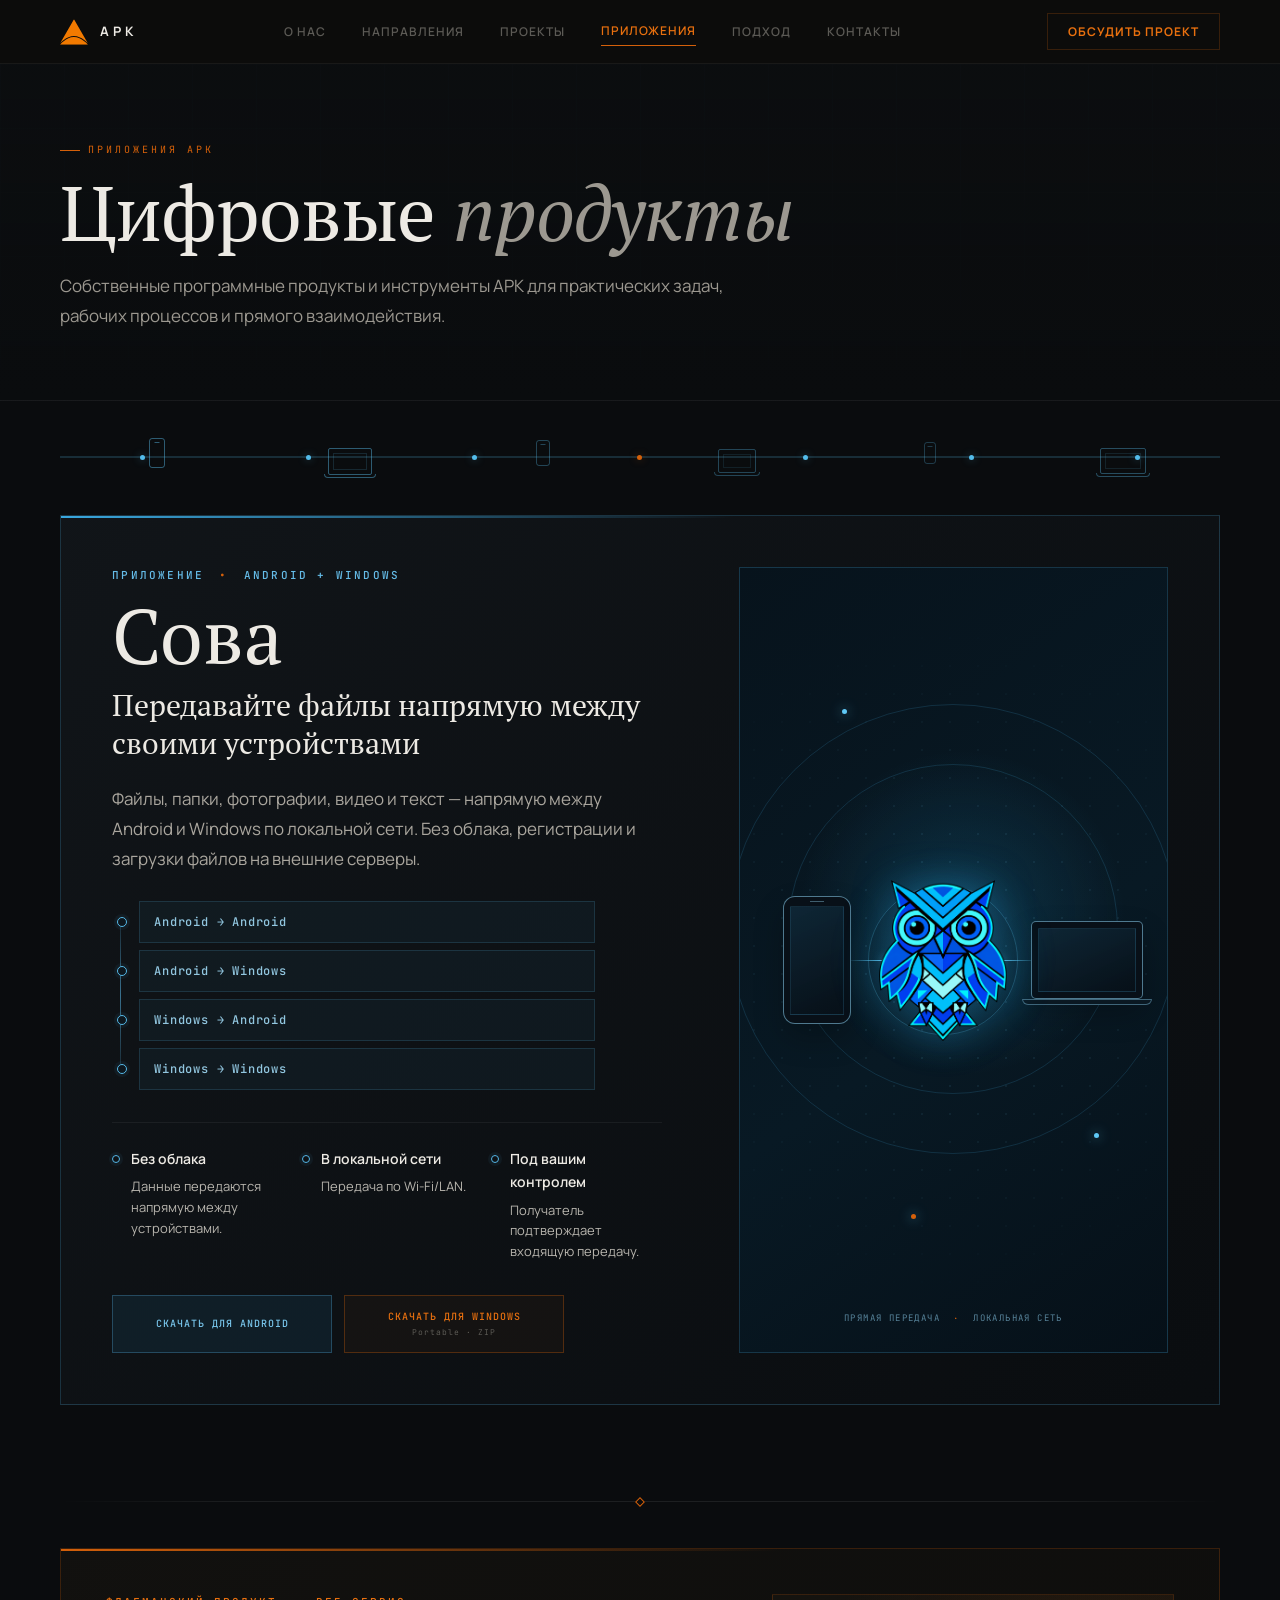
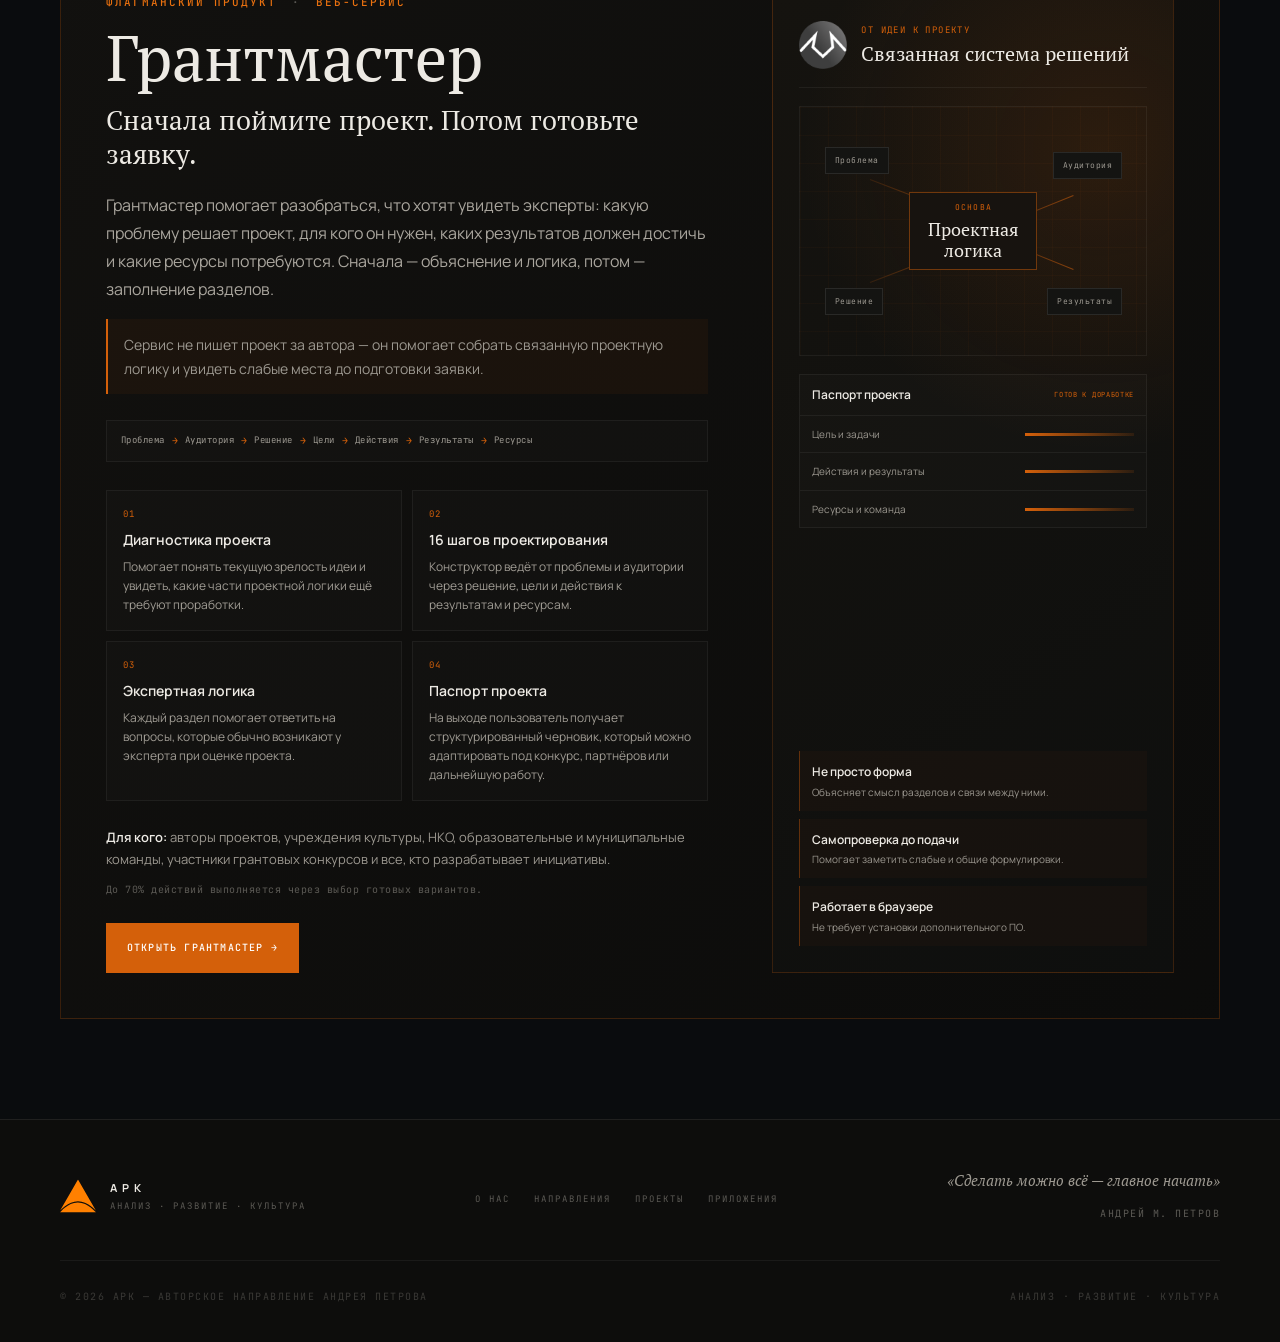
<file: apps/index.html>
<!DOCTYPE html>
<html lang="ru">
<head>
<meta charset="UTF-8">
<meta name="viewport" content="width=device-width, initial-scale=1.0">
<meta name="description" content="Цифровые продукты и программные инструменты АРК.">
<title>Приложения АРК — Цифровые продукты</title>

<link rel="icon" type="image/png" sizes="32x32" href="../assets/logos/logo 32.png">
<link rel="icon" type="image/png" sizes="64x64" href="../assets/logos/logo 64.png">
<link rel="preconnect" href="https://fonts.googleapis.com">
<link rel="preconnect" href="https://fonts.gstatic.com" crossorigin>
<link href="https://fonts.googleapis.com/css2?family=PT+Serif:ital,wght@0,400;0,700;1,400&family=Manrope:wght@300;400;500;600;700&family=JetBrains+Mono:wght@300;400;500&display=swap" rel="stylesheet">
<link rel="stylesheet" href="../assets/css/base/base.css">
<link rel="stylesheet" href="../assets/css/layout/navigation.css">
<link rel="stylesheet" href="../assets/css/layout/common.css">
<link rel="stylesheet" href="../assets/css/sections/footer.css">
<link rel="stylesheet" href="../assets/css/components/animations.css">
<link rel="stylesheet" href="../assets/css/components/scroll.css">
<link rel="stylesheet" href="../assets/css/pages/apps.css?v=20260901-3">
</head>
<body class="apps-page">

<div class="scroll-progress" id="scrollBar"></div>

<nav id="mainNav">
  <a href="/#hero" class="nav-logo-wrap" aria-label="АРК — на главную">
    <img class="nav-logo-svg" src="../assets/logos/logo orange.svg" alt="Логотип АРК">
    <span class="nav-logo-text">АРК</span>
  </a>
  <ul class="nav-links">
    <li><a href="/#about">О нас</a></li>
    <li><a href="/#directions">Направления</a></li>
    <li><a href="/#projects">Проекты</a></li>
    <li><a class="nav-apps-link active" href="/apps" aria-current="page">Приложения</a></li>
    <li><a href="/#approach">Подход</a></li>
    <li><a href="/#contacts">Контакты</a></li>
  </ul>
  <a href="/#cta" class="nav-cta">Обсудить проект</a>
  <button class="burger" id="burgerBtn" type="button" aria-label="Открыть меню" aria-controls="mobileMenu" aria-expanded="false">
    <span></span><span></span><span></span>
  </button>
</nav>

<div class="mobile-menu" id="mobileMenu">
  <a href="/#about">О нас</a>
  <a href="/#directions">Направления</a>
  <a href="/#projects">Проекты</a>
  <a class="mobile-apps-link active" href="/apps" aria-current="page">Приложения</a>
  <a href="/#approach">Подход</a>
  <a href="/#cta">Обсудить проект</a>
  <a href="/#contacts">Контакты</a>
</div>

<main>
  <section class="apps-intro" aria-labelledby="appsPageTitle">
    <div class="apps-intro-inner reveal">
      <div class="s-label">Приложения АРК</div>
      <h1 class="apps-page-title" id="appsPageTitle">Цифровые <em>продукты</em></h1>
      <p class="apps-page-desc">Собственные программные продукты и инструменты АРК для практических задач, рабочих процессов и прямого взаимодействия.</p>
    </div>
  </section>

  <div class="apps-network-bridge" aria-hidden="true">
    <span class="bridge-device bridge-phone bridge-axis-up"></span>
    <span class="bridge-device bridge-laptop bridge-axis-down"><i></i></span>
    <span class="bridge-device bridge-phone bridge-phone-small bridge-axis-up"></span>
    <span class="bridge-device bridge-laptop bridge-laptop-small bridge-axis-down"><i></i></span>
    <span class="bridge-device bridge-phone bridge-phone-tiny bridge-axis-up"></span>
    <span class="bridge-device bridge-laptop bridge-laptop-wide bridge-axis-down"><i></i></span>
    <span class="bridge-points"><i></i><i></i><i></i><i></i><i></i><i></i><i></i></span>
  </div>

  <section class="apps-products" aria-label="Приложения АРК">
    <article class="sova-product reveal" id="sova">
      <div class="sova-marker">Приложение <span>•</span> Android + Windows</div>
      <h2 class="sova-title">Сова</h2>
      <p class="sova-tagline">Передавайте файлы напрямую между своими устройствами</p>
      <p class="sova-description">Файлы, папки, фотографии, видео и текст — напрямую между Android и Windows по локальной сети. Без облака, регистрации и загрузки файлов на внешние серверы.</p>

      <div class="sova-visual" aria-label="Прямая передача файлов между Android и Windows">
        <div class="sova-network" aria-hidden="true">
          <span class="network-orbit network-orbit-one"></span>
          <span class="network-orbit network-orbit-two"></span>
          <span class="network-dot network-dot-one"></span>
          <span class="network-dot network-dot-two"></span>
          <span class="network-dot network-dot-three"></span>
        </div>
        <div class="sova-device sova-phone" aria-hidden="true">
          <span class="sova-device-speaker"></span>
          <span class="sova-device-screen"></span>
        </div>
        <div class="sova-transfer-line sova-transfer-left" aria-hidden="true"><span></span></div>
        <div class="sova-logo-stage">
          <span class="sova-logo-halo" aria-hidden="true"></span>
          <img src="../Logo_Sova.png" alt="Логотип приложения Сова">
        </div>
        <div class="sova-transfer-line sova-transfer-right" aria-hidden="true"><span></span></div>
        <div class="sova-device sova-laptop" aria-hidden="true">
          <span class="sova-device-screen"></span>
          <span class="sova-laptop-base"></span>
        </div>
        <div class="sova-visual-caption">Прямая передача <span>·</span> Локальная сеть</div>
      </div>

      <div class="sova-routes" aria-label="Поддерживаемые направления передачи">
        <span>Android → Android</span>
        <span>Android → Windows</span>
        <span>Windows → Android</span>
        <span>Windows → Windows</span>
      </div>

      <div class="sova-benefits">
        <div class="sova-benefit">
          <span class="sova-benefit-mark" aria-hidden="true"></span>
          <div><strong>Без облака</strong><p>Данные передаются напрямую между устройствами.</p></div>
        </div>
        <div class="sova-benefit">
          <span class="sova-benefit-mark" aria-hidden="true"></span>
          <div><strong>В локальной сети</strong><p>Передача по Wi-Fi/LAN.</p></div>
        </div>
        <div class="sova-benefit">
          <span class="sova-benefit-mark" aria-hidden="true"></span>
          <div><strong>Под вашим контролем</strong><p>Получатель подтверждает входящую передачу.</p></div>
        </div>
      </div>

      <div class="sova-actions">
        <!-- Future Android download target -->
        <span class="sova-cta sova-cta-android">
          <strong>Скачать для Android</strong>
        </span>
        <!-- Future Windows ZIP download target -->
        <span class="sova-cta sova-cta-windows">
          <strong>Скачать для Windows</strong>
          <small>Portable · ZIP</small>
        </span>
      </div>
    </article>

    <div class="apps-product-divider" aria-hidden="true"><span></span></div>

    <article class="apps-grantmaster reveal" id="grantmaster">
      <div class="apps-grantmaster-content">
        <div class="apps-grantmaster-marker">Флагманский продукт <span>·</span> Веб-сервис</div>
        <h2 class="apps-grantmaster-title">Грантмастер</h2>
        <p class="apps-grantmaster-tagline">Сначала поймите проект. Потом готовьте заявку.</p>
        <p class="apps-grantmaster-description">Грантмастер помогает разобраться, что хотят увидеть эксперты: какую проблему решает проект, для кого он нужен, каких результатов должен достичь и какие ресурсы потребуются. Сначала — объяснение и логика, потом — заполнение разделов.</p>
        <p class="apps-grantmaster-principle">Сервис не пишет проект за автора — он помогает собрать связанную проектную логику и увидеть слабые места до подготовки заявки.</p>

        <div class="apps-grantmaster-logic" aria-label="Связанная проектная логика">
          <span>Проблема</span><i>→</i><span>Аудитория</span><i>→</i><span>Решение</span><i>→</i><span>Цели</span><i>→</i><span>Действия</span><i>→</i><span>Результаты</span><i>→</i><span>Ресурсы</span>
        </div>

        <div class="apps-grantmaster-features">
          <div class="apps-grantmaster-feature">
            <span class="apps-grantmaster-feature-num">01</span>
            <h3>Диагностика проекта</h3>
            <p>Помогает понять текущую зрелость идеи и увидеть, какие части проектной логики ещё требуют проработки.</p>
          </div>
          <div class="apps-grantmaster-feature">
            <span class="apps-grantmaster-feature-num">02</span>
            <h3>16 шагов проектирования</h3>
            <p>Конструктор ведёт от проблемы и аудитории через решение, цели и действия к результатам и ресурсам.</p>
          </div>
          <div class="apps-grantmaster-feature">
            <span class="apps-grantmaster-feature-num">03</span>
            <h3>Экспертная логика</h3>
            <p>Каждый раздел помогает ответить на вопросы, которые обычно возникают у эксперта при оценке проекта.</p>
          </div>
          <div class="apps-grantmaster-feature">
            <span class="apps-grantmaster-feature-num">04</span>
            <h3>Паспорт проекта</h3>
            <p>На выходе пользователь получает структурированный черновик, который можно адаптировать под конкурс, партнёров или дальнейшую работу.</p>
          </div>
        </div>

        <p class="apps-grantmaster-audience"><strong>Для кого:</strong> авторы проектов, учреждения культуры, НКО, образовательные и муниципальные команды, участники грантовых конкурсов и все, кто разрабатывает инициативы.</p>
        <div class="apps-grantmaster-choice-note">До 70% действий выполняется через выбор готовых вариантов.</div>
        <a class="apps-grantmaster-cta" href="https://грант-мастер.рф/" target="_blank" rel="noopener noreferrer">Открыть Грантмастер →</a>
      </div>

      <div class="apps-grantmaster-visual" aria-label="Схема проектной логики Грантмастера">
        <div class="apps-grantmaster-visual-head">
          <img src="../Грантмастер_Logo_64.png" alt="Лого Грантмастера" width="64" height="64">
          <div><span>От идеи к проекту</span><strong>Связанная система решений</strong></div>
        </div>
        <div class="apps-grantmaster-map" aria-hidden="true">
          <div class="apps-grantmaster-map-core"><small>Основа</small><strong>Проектная<br>логика</strong></div>
          <span class="gm-node gm-node-one">Проблема</span>
          <span class="gm-node gm-node-two">Аудитория</span>
          <span class="gm-node gm-node-three">Решение</span>
          <span class="gm-node gm-node-four">Результаты</span>
          <i class="gm-line gm-line-one"></i><i class="gm-line gm-line-two"></i><i class="gm-line gm-line-three"></i><i class="gm-line gm-line-four"></i>
        </div>
        <div class="apps-grantmaster-document">
          <div class="apps-grantmaster-document-head"><span>Паспорт проекта</span><i>Готов к доработке</i></div>
          <div class="apps-grantmaster-document-row"><span>Цель и задачи</span><i></i></div>
          <div class="apps-grantmaster-document-row"><span>Действия и результаты</span><i></i></div>
          <div class="apps-grantmaster-document-row"><span>Ресурсы и команда</span><i></i></div>
        </div>
        <div class="apps-grantmaster-benefits">
          <div><strong>Не просто форма</strong><span>Объясняет смысл разделов и связи между ними.</span></div>
          <div><strong>Самопроверка до подачи</strong><span>Помогает заметить слабые и общие формулировки.</span></div>
          <div><strong>Работает в браузере</strong><span>Не требует установки дополнительного ПО.</span></div>
        </div>
      </div>
    </article>
  </section>
</main>

<footer>
  <div class="footer-top">
    <div class="footer-logo-wrap">
      <img class="footer-logo-svg" src="../assets/logos/logo orange.svg" alt="Логотип АРК">
      <div class="footer-logo-text-block">
        <div class="footer-logo-name">АРК</div>
        <div class="footer-logo-tag">Анализ · Развитие · Культура</div>
      </div>
    </div>
    <ul class="footer-nav-links">
      <li><a href="/#about">О нас</a></li>
      <li><a href="/#directions">Направления</a></li>
      <li><a href="/#projects">Проекты</a></li>
      <li><a href="/apps" aria-current="page">Приложения</a></li>
    </ul>
    <div class="footer-quote">
      <blockquote>«Сделать можно всё — главное начать»</blockquote>
      <cite>Андрей М. Петров</cite>
    </div>
  </div>
  <div class="footer-bottom">
    <div class="footer-copy">© 2026 АРК — Авторское направление Андрея Петрова</div>
    <div class="footer-copy">Анализ · Развитие · Культура</div>
  </div>
</footer>

<script src="../assets/js/apps.js"></script>
</body>
</html>
</file>
<file: assets/css/base/base.css>
/* =========================================
   RESET & VARIABLES
   ========================================= */
*{margin:0;padding:0;box-sizing:border-box}
:root{
  --bg:#0d0d0c;
  --bg2:#111110;
  --bg3:#161715;
  --bg4:#1c1d1b;
  --bg5:#222321;
  --accent:#d4600a;
  --accent-hi:#e8700f;
  --accent-dim:rgba(212,96,10,0.10);
  --accent-border:rgba(212,96,10,0.22);
  --text:#edeae4;
  --text2:#9c9890;
  --text3:#5c5a55;
  --text4:#3a3936;
  --border:rgba(255,255,255,0.055);
  --border2:rgba(255,255,255,0.03);
  --line:rgba(255,255,255,0.08);
}
html{scroll-behavior:smooth}
body{background:var(--bg);color:var(--text);font-family:'Manrope',sans-serif;font-size:16px;line-height:1.65;overflow-x:hidden}
</file>
<file: assets/css/overlays/background.css>
/* =========================================
   BACKGROUND OVERLAY SYSTEM
   ========================================= */
.bg-layer{position:absolute;pointer-events:none;user-select:none;overflow:hidden}
/* SVG-based analytical background drawings */
.bg-chart{opacity:0.028;filter:blur(0.4px)}
.bg-plan{opacity:0.022;filter:blur(0.6px)}
.bg-table{opacity:0.03;filter:blur(0.3px)}
.bg-code{opacity:0.035;filter:blur(0.2px)}
.bg-fade-left{-webkit-mask-image:linear-gradient(90deg,transparent 0%,rgba(0,0,0,0.6) 30%,rgba(0,0,0,0.8) 60%,transparent 100%);mask-image:linear-gradient(90deg,transparent 0%,rgba(0,0,0,0.6) 30%,rgba(0,0,0,0.8) 60%,transparent 100%)}
.bg-fade-top{-webkit-mask-image:linear-gradient(180deg,transparent 0%,rgba(0,0,0,0.7) 25%,rgba(0,0,0,0.9) 60%,transparent 100%);mask-image:linear-gradient(180deg,transparent 0%,rgba(0,0,0,0.7) 25%,rgba(0,0,0,0.9) 60%,transparent 100%)}
</file>
<file: assets/css/layout/navigation.css>
/* =========================================
   NAVIGATION
   ========================================= */
nav{
  position:fixed;top:0;left:0;right:0;z-index:200;
  padding:0 60px;height:64px;
  display:flex;align-items:center;justify-content:space-between;
  background:rgba(13,13,12,0.9);
  backdrop-filter:blur(16px);
  border-bottom:1px solid var(--border);
  transition:all 0.3s;
}
nav.scrolled{background:rgba(13,13,12,0.97);border-bottom-color:var(--line)}
.nav-logo-wrap{display:flex;align-items:center;gap:12px;text-decoration:none}
.nav-logo-svg{width:28px;height:28px;opacity:0.95}
.nav-logo-text{font-family:'Manrope',sans-serif;font-size:13px;font-weight:700;letter-spacing:4px;color:var(--text);text-transform:uppercase}
.nav-links{display:flex;gap:36px;list-style:none}
.nav-links a{color:var(--text3);text-decoration:none;font-size:12px;letter-spacing:1px;font-weight:600;text-transform:uppercase;transition:color 0.2s;padding:4px 0;border-bottom:1px solid transparent;transition:all 0.2s}
.nav-links a:hover{color:var(--text2);border-bottom-color:var(--text4)}
.nav-links a.active{color:var(--text2)}
.nav-links .nav-apps-link{
  display:block;
  padding:4px 0;
  border-bottom:1px solid var(--accent-border);
  font-size:12px;
  font-weight:600;
  letter-spacing:1px;
  text-transform:uppercase;
  color:var(--accent-hi);
}
.nav-links .nav-apps-link:hover,
.nav-links .nav-apps-link.active{color:var(--accent-hi);border-bottom-color:var(--accent)}
.nav-cta{
  background:transparent;color:var(--accent-hi);
  padding:8px 20px;border:1px solid var(--accent-border);
  font-size:12px;font-weight:700;text-decoration:none;
  letter-spacing:1px;text-transform:uppercase;
  transition:all 0.2s;
}
.nav-cta:hover{background:var(--accent-dim);border-color:var(--accent)}
.burger{display:none;flex-direction:column;gap:4px;cursor:pointer;padding:8px}
.burger span{display:block;width:20px;height:1px;background:var(--text2);transition:all 0.3s}
.mobile-menu{display:none;position:fixed;top:64px;left:0;right:0;background:var(--bg2);border-bottom:1px solid var(--line);padding:24px 60px;z-index:199}
.mobile-menu.open{display:block}
.mobile-menu a{display:block;padding:12px 0;color:var(--text2);text-decoration:none;font-size:14px;letter-spacing:1px;font-weight:600;text-transform:uppercase;border-bottom:1px solid var(--border)}
.mobile-menu a:last-child{border:none}
.mobile-menu .mobile-apps-link{
  display:block;
  padding:12px 0;
  border-bottom:1px solid var(--border);
  font-size:14px;
  font-weight:600;
  letter-spacing:1px;
  text-transform:uppercase;
  color:var(--accent-hi);
}
.mobile-menu .mobile-apps-link.active{color:var(--accent-hi);border-bottom-color:var(--accent-border)}
</file>
<file: assets/css/sections/hero.css>
/* =========================================
   HERO
   ========================================= */
#hero{
  min-height:100vh;
  padding:0;
  position:relative;
  overflow:hidden;
  display:flex;
  align-items:stretch;
}
.hero-bg{position:absolute;inset:0;z-index:0}
/* Subtle grid lines */
.hero-grid-lines{
  position:absolute;inset:0;
  background-image:
    linear-gradient(var(--border2) 1px,transparent 1px),
    linear-gradient(90deg,var(--border2) 1px,transparent 1px);
  background-size:80px 80px;
  opacity:0.45;
}
.hero-bg-photo{
  position:absolute;
  inset:0 0 0 auto;
  width:70%;
  background-image:url('../../backgrounds/hiro img.png');
  background-size:auto 100%;
  background-position:right center;
  background-repeat:no-repeat;
  z-index:1;
}
.hero-bg-photo::before{
  content:'';
  position:absolute;inset:0;
  background:rgba(0,0,0,0.34);
}
.hero-bg-photo::after{
  content:'';
  position:absolute;inset:0;
  background:linear-gradient(90deg,var(--bg) 0%, rgba(13,13,12,0.82) 14%, rgba(13,13,12,0.46) 28%, rgba(13,13,12,0.16) 40%, rgba(13,13,12,0.04) 52%, rgba(13,13,12,0) 64%);
}
.hero-content{
  position:relative;z-index:10;
  width:100%;
  min-height:100vh;
  display:flex;
  align-items:flex-start;
  justify-content:flex-start;
  padding:clamp(108px,12vh,136px) 60px clamp(64px,9vh,88px);
  max-width:760px;
}
@media (max-height: 920px) and (min-width: 1025px){
  .hero-content{
    padding-top:136px;
    padding-bottom:68px;
  }
}
/* Main title area */
.hero-title-block{width:100%;min-width:0;padding-bottom:0;max-width:620px}
.hero-eyebrow{
  font-family:'JetBrains Mono',monospace;
  font-size:11px;letter-spacing:3px;color:var(--accent);
  text-transform:uppercase;font-weight:400;
  margin-bottom:20px;
  display:flex;align-items:center;gap:10px;
}
.hero-eyebrow::before{content:'';display:block;width:32px;height:1px;background:var(--accent)}
.hero-h1{
  font-family:'PT Serif',serif;
  font-size:clamp(52px,6.5vw,88px);
  font-weight:400;
  line-height:1.05;
  color:var(--text);
  margin-bottom:8px;
  letter-spacing:-0.5px;
}
.hero-h1 em{font-style:italic;color:var(--text2)}
.hero-h1-sub{
  font-family:'Manrope',sans-serif;
  font-size:clamp(14px,1.5vw,18px);
  font-weight:300;
  color:var(--text3);
  letter-spacing:3px;
  text-transform:uppercase;
  margin-bottom:28px;
}
.hero-desc{
  font-size:16px;color:var(--text2);
  line-height:1.75;max-width:560px;
  font-weight:400;
  margin-bottom:30px;
}
.hero-desc-line{display:block}
.hero-desc-line-nowrap{white-space:nowrap}
.hero-btn-primary{
  background:var(--accent);color:#fff;
  padding:14px 32px;
  font-size:12px;font-weight:700;
  text-decoration:none;letter-spacing:1.5px;text-transform:uppercase;
  transition:all 0.2s;
  white-space:nowrap;
}
.hero-btn-primary:hover{background:var(--accent-hi)}
.hero-products{
  width:100%;
  max-width:620px;
  margin-top:52px;
}
.hero-products-label{
  display:flex;
  align-items:center;
  gap:10px;
  margin-bottom:24px;
  font-family:'JetBrains Mono',monospace;
  font-size:12px;
  font-weight:500;
  line-height:1.4;
  letter-spacing:2.4px;
  text-transform:uppercase;
  color:var(--text3);
}
.hero-products-label::before{
  content:'';
  width:20px;
  height:1px;
  flex:0 0 auto;
  background:var(--accent);
}
.hero-products-grid{
  display:grid;
  grid-template-columns:repeat(2,minmax(0,1fr));
  gap:12px;
  min-width:0;
}
.hero-product-card{
  min-width:0;
  min-height:128px;
  padding:17px 18px 16px;
  display:flex;
  flex-direction:column;
  position:relative;
  overflow:hidden;
  border:1px solid var(--border);
  background:rgba(17,17,16,0.94);
  color:var(--text);
  text-decoration:none;
}
.hero-product-card-grantmaster{
  border-color:var(--accent-border);
  transition:border-color 0.2s,background 0.2s;
}
.hero-product-card-grantmaster:hover{
  border-color:var(--accent);
  background:rgba(22,23,21,0.97);
}
.hero-product-card-sova{
  border-color:rgba(82,154,198,0.24);
  transition:border-color 0.2s,background 0.2s;
}
.hero-product-card-sova:hover{
  border-color:rgb(82,154,198);
  background:rgba(22,23,21,0.97);
}
.hero-product-card-sova::before,
.hero-product-card-grantmaster::before{
  content:'';
  position:absolute;
  top:0;
  left:0;
  width:100%;
  height:2px;
  background:linear-gradient(90deg,rgba(82,154,198,0.9),rgba(82,154,198,0));
}
.hero-product-card-grantmaster::before{
  background:linear-gradient(90deg,var(--accent),rgba(212,96,10,0));
}
.hero-product-topline{
  display:flex;
  align-items:center;
  justify-content:space-between;
  gap:10px;
  margin-bottom:7px;
}
.hero-product-heading{
  min-width:0;
  display:flex;
  align-items:center;
  gap:9px;
}
.hero-product-logo{
  display:block;
  width:30px;
  height:30px;
  flex:0 0 30px;
  object-fit:contain;
}
.hero-product-name{
  font-family:'PT Serif',serif;
  font-size:20px;
  font-weight:400;
  line-height:1.2;
  color:var(--text);
}
.hero-product-platform{
  flex:0 0 auto;
  font-family:'JetBrains Mono',monospace;
  font-size:9px;
  line-height:1.4;
  letter-spacing:0.7px;
  text-transform:uppercase;
  color:var(--text3);
}
.hero-product-desc{
  margin:0 0 11px;
  font-size:13px;
  line-height:1.5;
  color:var(--text2);
}
.hero-product-action{
  margin-top:auto;
  font-family:'JetBrains Mono',monospace;
  font-size:10px;
  line-height:1.4;
  letter-spacing:1.3px;
  text-transform:uppercase;
  color:var(--accent);
}
.hero-product-card-sova .hero-product-action{color:#69a9cf}
</file>
<file: assets/css/layout/common.css>
/* =========================================
   COMMON SECTION STYLES
   ========================================= */
section{padding:100px 60px;position:relative;overflow:hidden}
.s-label{
  font-family:'JetBrains Mono',monospace;
  font-size:10px;letter-spacing:3px;text-transform:uppercase;
  color:var(--accent);margin-bottom:14px;
  display:flex;align-items:center;gap:8px;
}
.s-label::before{content:'';display:block;width:20px;height:1px;background:var(--accent)}
.s-title{
  font-family:'PT Serif',serif;
  font-size:clamp(36px,4vw,54px);
  font-weight:400;line-height:1.1;
  color:var(--text);margin-bottom:20px;
  letter-spacing:-0.3px;
}
.s-title em{font-style:italic;color:var(--text2)}
.s-desc{font-size:15px;color:var(--text2);max-width:580px;line-height:1.75}
.section-rule{width:100%;height:1px;background:var(--line);margin-bottom:60px}
</file>
<file: assets/css/sections/about.css>
/* =========================================
   ABOUT
   ========================================= */
#about{background:var(--bg2)}
.about-inner{
  display:grid;
  grid-template-columns:5fr 4fr;
  gap:80px;
  align-items:stretch;
  margin-top:60px;
}
.about-text{
  display:flex;
  flex-direction:column;
}
.about-text-lead{
  font-family:'PT Serif',serif;
  font-size:clamp(18px,2vw,24px);
  line-height:1.65;
  color:var(--text);
  margin-bottom:28px;
  font-weight:400;
}
.about-text-lead em{
  font-style:italic;color:var(--text2);
}
.about-body p{
  font-size:15px;color:var(--text2);
  line-height:1.8;margin-bottom:18px;
}
.about-body p strong{color:var(--text);font-weight:600}
.about-chips{
  display:flex;flex-wrap:wrap;gap:7px;
  margin-top:28px;
  padding-top:24px;
  border-top:1px solid var(--border);
}
.chip{
  font-family:'JetBrains Mono',monospace;
  font-size:10px;letter-spacing:1.5px;text-transform:uppercase;
  color:var(--text3);
  background:var(--bg4);
  border:1px solid var(--border);
  padding:6px 12px;
  transition:all 0.2s;
}
.chip:hover{color:var(--text2);border-color:var(--line)}
.about-right{display:flex}
.about-pillars{display:flex;flex-direction:column;gap:2px;flex:1}
.pillar{
  flex:1;
  padding:24px 28px;
  background:var(--bg3);
  border:1px solid var(--border);
  border-left:2px solid transparent;
  transition:all 0.25s;
  cursor:default;
}
.pillar:hover{border-left-color:var(--accent);background:var(--bg4)}
.pillar-letter{
  font-family:'PT Serif',serif;
  font-size:40px;font-weight:700;
  color:var(--accent);
  line-height:1;
  margin-bottom:8px;
  opacity:0.7;
}
.pillar-name{font-size:15px;font-weight:700;color:var(--text);margin-bottom:4px}
.pillar-desc{font-size:13px;color:var(--text3);line-height:1.5}
.about-founder-block{
  margin-top:20px;
  padding:20px 24px;
  background:var(--bg3);
  border:1px solid var(--border);
  display:flex;align-items:center;gap:16px;
}
.about-founder-avatar{
  width:44px;height:44px;flex-shrink:0;
  background:var(--bg5);
  border:1px solid var(--border);
  display:flex;align-items:center;justify-content:center;
}
.about-founder-avatar svg{width:20px;height:20px;opacity:0.4}
.about-founder-info{}
.about-founder-name{font-size:14px;font-weight:700;color:var(--text);margin-bottom:2px}
.about-founder-role{font-size:12px;color:var(--text3);letter-spacing:0.5px}
.about-digital-block{
  margin-top:auto;
  padding:20px 24px;
  background:var(--bg3);
  border:1px solid var(--border);
}
.about-digital-title{
  font-family:'JetBrains Mono',monospace;
  font-size:20px;
  font-weight:600;
  color:var(--accent);
  line-height:1;
  letter-spacing:2px;
  text-transform:uppercase;
  margin-bottom:10px;
}
.about-digital-desc{
  font-size:13px;
  color:var(--text3);
  line-height:1.55;
}
</file>
<file: assets/css/sections/directions.css>
/* =========================================
   DIRECTIONS
   ========================================= */
#directions{background:var(--bg)}
.dir-grid{
  display:grid;
  grid-template-columns:repeat(2,1fr);
  gap:1px;
  margin-top:60px;
  border:1px solid var(--border);
}
.dir-card{
  background:var(--bg);
  padding:40px;
  transition:background 0.25s;
  position:relative;
  cursor:pointer;
  overflow:hidden;
}
.dir-card::after{
  content:'';
  position:absolute;
  bottom:0;left:0;right:0;
  height:1px;
  background:var(--accent);
  transform:scaleX(0);
  transform-origin:left;
  transition:transform 0.35s ease;
}
.dir-card:hover{background:var(--bg3)}
.dir-card:hover::after{transform:scaleX(1)}
.dir-card-header{
  display:flex;justify-content:space-between;
  align-items:flex-start;
  margin-bottom:20px;
}
.dir-num{
  font-family:'JetBrains Mono',monospace;
  font-size:11px;color:var(--text4);letter-spacing:2px;
}
.dir-arrow{
  width:20px;height:20px;
  color:var(--text4);
  transition:all 0.2s;
  flex-shrink:0;
}
.dir-card:hover .dir-arrow{color:var(--accent);transform:translate(3px,-3px)}
.dir-title{font-size:19px;font-weight:700;color:var(--text);margin-bottom:12px;line-height:1.3}
.dir-desc{font-size:14px;color:var(--text2);line-height:1.7;margin-bottom:20px}
.dir-tags-list{display:flex;flex-wrap:wrap;gap:6px}
.dir-tag{
  font-family:'JetBrains Mono',monospace;
  font-size:9px;letter-spacing:1.5px;text-transform:uppercase;
  color:var(--text4);
  background:transparent;
  border:1px solid var(--border);
  padding:4px 9px;
}
</file>
<file: assets/css/sections/projects.css>
/* =========================================
   PROJECTS
   ========================================= */
#projects{background:var(--bg2)}
.projects-header{
  display:grid;
  grid-template-columns:repeat(12,minmax(0,1fr));
  gap:24px;
  align-items:end;
  margin-bottom:60px;
}
.projects-header > div:first-child{grid-column:1 / span 8}
.projects-header-right{
  grid-column:9 / span 4;
  font-size:13px;color:var(--text3);
  text-align:right;max-width:none;line-height:1.6;
  justify-self:start;
}
.projects-header-right-line{
  display:block;
  width:max-content;
  margin-left:auto;
  white-space:nowrap;
  text-align:right;
}
/* Grantmaster featured product */
.grantmaster-card{
  display:grid;
  grid-template-columns:minmax(0,1.28fr) minmax(390px,1fr);
  grid-template-areas:
    "content visual"
    "action visual";
  grid-template-rows:1fr auto;
  gap:18px 48px;
  width:100%;
  min-height:276px;
  margin-bottom:24px;
  padding:32px 36px;
  position:relative;
  overflow:hidden;
  background:
    linear-gradient(var(--bg),var(--bg)) padding-box,
    linear-gradient(135deg,rgba(212,96,10,0.62) 0%,rgba(212,96,10,0.26) 38%,rgba(212,96,10,0.08) 68%,rgba(212,96,10,0) 100%) border-box;
  border:1px solid transparent;
  border-radius:24px;
  cursor:pointer;
}
.grantmaster-content{
  grid-area:content;
  min-width:0;
}
.grantmaster-label,
.grantmaster-visual-label{
  font-family:'JetBrains Mono',monospace;
  font-size:10px;
  line-height:1.4;
  letter-spacing:2.4px;
  text-transform:uppercase;
}
.grantmaster-label{
  display:flex;
  align-items:center;
  gap:9px;
  color:var(--accent);
  margin-bottom:11px;
}
.grantmaster-label::before{
  content:'';
  width:22px;
  height:1px;
  flex:0 0 auto;
  background:var(--accent);
}
.grantmaster-title{
  font-family:'PT Serif',serif;
  font-size:clamp(34px,3.5vw,50px);
  font-weight:400;
  line-height:1.04;
  color:var(--text);
  letter-spacing:-0.4px;
  margin-bottom:9px;
}
.grantmaster-subtitle{
  max-width:650px;
  font-size:17px;
  font-weight:600;
  line-height:1.5;
  color:var(--text);
  margin-bottom:9px;
}
.grantmaster-desc{
  max-width:720px;
  font-size:14px;
  line-height:1.72;
  color:var(--text2);
  margin-bottom:16px;
}
.grantmaster-content .proj-tags{margin-bottom:0}
.grantmaster-visual{
  grid-area:visual;
  min-width:0;
  padding:24px;
  position:relative;
  overflow:hidden;
  display:flex;
  flex-direction:column;
  justify-content:center;
  background:linear-gradient(180deg,#dcd8ce 0%,#dcd8ce 57%,#d2cec4 57%,#d2cec4 100%);
  border:1px solid rgba(29,28,25,0.12);
  border-radius:18px;
  color:#1d1c19;
}
.grantmaster-visual::after{
  content:'';
  position:absolute;
  top:-62px;
  right:-50px;
  width:160px;
  height:160px;
  border-radius:50%;
  border:1px solid rgba(212,96,10,0.28);
  background:rgba(212,96,10,0.12);
  pointer-events:none;
}
.grantmaster-visual-label{
  color:#b44f08;
  margin-bottom:8px;
  position:relative;
  z-index:1;
}
.grantmaster-visual-title{
  max-width:440px;
  font-family:'PT Serif',serif;
  font-size:clamp(22px,2.1vw,30px);
  font-weight:700;
  line-height:1.18;
  color:#191815;
  margin-bottom:16px;
  position:relative;
  z-index:1;
}
.grantmaster-logic{
  display:grid;
  grid-template-columns:repeat(5,minmax(0,1fr));
  gap:8px;
  margin-bottom:14px;
  position:relative;
  z-index:1;
}
.grantmaster-logic-item{
  min-width:0;
  padding:8px 5px;
  position:relative;
  border:1px solid rgba(29,28,25,0.22);
  border-radius:999px;
  background:rgba(255,255,255,0.48);
  font-family:'JetBrains Mono',monospace;
  font-size:9px;
  font-weight:500;
  line-height:1.3;
  text-align:center;
  color:#34312c;
}
.grantmaster-logic-item:not(:last-child)::after{
  content:'→';
  position:absolute;
  top:50%;
  right:-9px;
  z-index:2;
  transform:translateY(-50%);
  color:#b44f08;
}
.grantmaster-visual-note{
  max-width:470px;
  font-size:13px;
  line-height:1.6;
  color:#4d4942;
  margin-bottom:12px;
}
.grantmaster-status{
  display:flex;
  align-items:center;
  gap:8px;
  font-family:'JetBrains Mono',monospace;
  font-size:9px;
  line-height:1.4;
  letter-spacing:1.2px;
  text-transform:uppercase;
  color:#4d4942;
}
.grantmaster-status span{
  width:6px;
  height:6px;
  flex:0 0 auto;
  border-radius:50%;
  background:var(--accent);
}
.grantmaster-action{
  grid-area:action;
  align-self:end;
  justify-self:start;
  margin-top:0;
  cursor:pointer;
}
.grantmaster-action:hover{gap:6px}
/* Masonry-like grid */
.proj-grid{
  display:grid;
  grid-template-columns:repeat(12,1fr);
  grid-auto-rows:minmax(60px,auto);
  gap:24px;
}
.proj-card{
  background:
    linear-gradient(var(--bg),var(--bg)) padding-box,
    linear-gradient(135deg,rgba(212,96,10,0.52) 0%,rgba(212,96,10,0.24) 36%,rgba(212,96,10,0.08) 64%,rgba(212,96,10,0) 100%) border-box;
  border:1px solid transparent;
  border-radius:24px;
  padding:32px;
  transition:all 0.25s;
  cursor:pointer;
  position:relative;
  overflow:hidden;
  display:flex;
  flex-direction:column;
}
.proj-card:hover{
  background:
    linear-gradient(var(--bg3),var(--bg3)) padding-box,
    linear-gradient(135deg,rgba(212,96,10,0.52) 0%,rgba(212,96,10,0.24) 36%,rgba(212,96,10,0.08) 64%,rgba(212,96,10,0) 100%) border-box;
}
.proj-card.span-8{grid-column:span 8}
.proj-card.span-4{grid-column:span 4}
.proj-card.span-6{grid-column:span 6}
.proj-card.span-5{grid-column:span 5}
.proj-card.span-7{grid-column:span 7}
.proj-card.span-12{grid-column:span 12}
.proj-status-row{
  display:flex;align-items:center;justify-content:space-between;
  margin-bottom:20px;
}
.proj-status{
  display:inline-flex;align-items:center;gap:6px;
  font-family:'JetBrains Mono',monospace;
  font-size:9px;letter-spacing:2px;text-transform:uppercase;
  color:var(--accent);
}
.proj-status-dot{
  width:5px;height:5px;border-radius:50%;
  background:var(--accent);
}
.proj-status.inactive{color:var(--text3)}
.proj-status.inactive .proj-status-dot{background:var(--text3)}
.proj-cat{
  font-family:'JetBrains Mono',monospace;
  font-size:9px;letter-spacing:2px;text-transform:uppercase;
  color:var(--text4);
}
.proj-title{
  font-family:'PT Serif',serif;
  font-size:clamp(18px,2vw,24px);
  font-weight:400;
  color:var(--text);
  line-height:1.2;
  margin-bottom:12px;
}
.proj-desc{font-size:14px;color:var(--text2);line-height:1.7;margin-bottom:20px;flex:1}
.proj-tags{display:flex;flex-wrap:wrap;gap:5px;margin-bottom:20px}
.proj-tag{
  font-family:'JetBrains Mono',monospace;
  font-size:9px;color:var(--text3);
  border:1px solid var(--border);padding:3px 8px;
  letter-spacing:1.5px;text-transform:uppercase;
}
.proj-more-btn{
  display:inline-flex;align-items:center;gap:6px;
  font-family:'JetBrains Mono',monospace;
  font-size:10px;letter-spacing:2px;text-transform:uppercase;
  color:var(--accent);text-decoration:none;
  transition:gap 0.2s;
  margin-top:auto;
  background:none;border:none;cursor:pointer;
  padding:0;
}
.proj-more-btn:hover{gap:10px}
.proj-num-bg{
  position:absolute;bottom:-10px;right:16px;
  font-family:'PT Serif',serif;
  font-size:100px;
  color:rgba(255,255,255,0.02);
  line-height:1;
  pointer-events:none;
  font-weight:700;
  letter-spacing:-4px;
}
/* Featured card accent */
.proj-card.featured{
  background:
    linear-gradient(var(--bg3),var(--bg3)) padding-box,
    linear-gradient(135deg,rgba(212,96,10,0.52) 0%,rgba(212,96,10,0.24) 36%,rgba(212,96,10,0.08) 64%,rgba(212,96,10,0) 100%) border-box;
}
.proj-card.featured .proj-title{font-size:clamp(22px,2.5vw,30px)}
</file>
<file: assets/css/overlays/modal.css>
/* =========================================
   MODAL / PROJECT POPUP
   ========================================= */
.modal-overlay{
  position:fixed;inset:0;z-index:300;
  background:rgba(0,0,0,0);
  display:flex;align-items:center;justify-content:center;
  padding:24px;
  pointer-events:none;
  transition:background 0.3s;
}
.modal-overlay.open{
  background:rgba(0,0,0,0.78);
  pointer-events:all;
  backdrop-filter:blur(4px);
}
.modal-box{
  background:var(--bg3);
  border:1px solid var(--line);
  width:100%;
  max-width:720px;
  max-height:85vh;
  overflow-y:auto;
  transform:translateY(20px) scale(0.98);
  opacity:0;
  transition:all 0.3s cubic-bezier(0.16,1,0.3,1);
}
.modal-overlay.open .modal-box{
  transform:translateY(0) scale(1);
  opacity:1;
}
.modal-header{
  padding:28px 32px 24px;
  border-bottom:1px solid var(--border);
  display:flex;justify-content:space-between;align-items:flex-start;
  gap:20px;
  position:sticky;
  top:0;
  z-index:2;
  background:var(--bg3);
}
.modal-header-left{}
.modal-h-cat{
  font-family:'JetBrains Mono',monospace;
  font-size:9px;letter-spacing:2px;text-transform:uppercase;
  color:var(--accent);margin-bottom:8px;
}
.modal-h-title{
  font-family:'PT Serif',serif;
  font-size:26px;font-weight:400;
  color:var(--text);line-height:1.2;
}
.modal-h-subtitle{
  max-width:560px;
  margin-top:7px;
  font-size:13px;
  line-height:1.5;
  color:var(--text2);
}
.modal-close{
  width:44px;height:44px;flex-shrink:0;
  background:var(--accent);border:1px solid transparent;
  color:#fff;cursor:pointer;
  display:flex;align-items:center;justify-content:center;
  font-size:18px;line-height:1;transition:all 0.2s;
  margin-top:0;
  border-radius:0;
}
.modal-close:hover{background:var(--accent-hi);color:#fff}
.modal-body{padding:28px 32px}
.modal-desc{font-size:15px;color:var(--text2);line-height:1.8;margin-bottom:24px}
.modal-section-title{
  font-family:'JetBrains Mono',monospace;
  font-size:10px;letter-spacing:2px;text-transform:uppercase;
  color:var(--text3);margin-bottom:12px;
  padding-bottom:8px;border-bottom:1px solid var(--border);
}
.modal-features{display:flex;flex-direction:column;gap:8px;margin-bottom:24px}
.modal-case-block{margin-bottom:20px}
.modal-case-block:last-child{margin-bottom:0}
.modal-case-title{
  font-family:'JetBrains Mono',monospace;
  font-size:10px;letter-spacing:2px;text-transform:uppercase;
  color:var(--text3);margin-bottom:10px;
  padding-bottom:7px;border-bottom:1px solid var(--border);
}
.modal-feature{
  display:flex;align-items:flex-start;gap:10px;
  font-size:14px;color:var(--text2);line-height:1.5;
}
.modal-feature::before{
  content:'—';color:var(--accent);flex-shrink:0;
  margin-top:2px;font-family:'JetBrains Mono',monospace;
  font-size:12px;
}
.modal-quote{
  margin:14px 0 10px;
  font-family:'PT Serif',serif;
  font-size:22px;
  font-style:italic;
  line-height:1.45;
  color:var(--text);
}
.modal-tags{display:flex;flex-wrap:wrap;gap:6px;margin-bottom:24px}
.modal-tag{
  font-family:'JetBrains Mono',monospace;
  font-size:9px;letter-spacing:1.5px;text-transform:uppercase;
  color:var(--text3);border:1px solid var(--border);padding:4px 10px;
}
.modal-cta-row{
  padding-top:20px;border-top:1px solid var(--border);
  display:flex;align-items:center;justify-content:space-between;
}
.modal-cta-text{font-size:13px;color:var(--text3)}
.modal-btn{
  background:var(--accent);color:#fff;
  padding:10px 24px;font-size:11px;font-weight:700;
  text-decoration:none;letter-spacing:1.5px;text-transform:uppercase;
  transition:background 0.2s;
  border:none;cursor:pointer;font-family:'Manrope',sans-serif;
}
.modal-btn:hover{background:var(--accent-hi)}

/* Compact mode for "Области экспертизы" popups only */
.modal-box.expertise-compact{
  max-width:680px;
  max-height:82vh;
  background:#c9c6be;
  color:#1f1e1b;
  border:1px solid rgba(212,96,10,0.72);
  border-radius:15px;
  box-shadow:0 20px 48px rgba(0,0,0,0.42), inset 0 1px 0 rgba(255,255,255,0.32);
  overflow:hidden;
  position:relative;
}
.modal-box.expertise-compact::before{
  content:'';
  position:absolute;
  top:8px;left:12px;right:12px;
  display:block;
  height:2px;
  background:linear-gradient(90deg,var(--accent) 0%,rgba(212,96,10,0.45) 45%,rgba(212,96,10,0) 100%);
  z-index:2;
  border-radius:2px;
}
.modal-box.expertise-compact .modal-header{
  padding:22px 28px 18px;
  background:#c9c6be;
  border-bottom:1px solid rgba(0,0,0,0.12);
}
.modal-box.expertise-compact .modal-body{
  padding:20px 28px 22px;
}
.modal-box.expertise-compact .modal-h-cat{
  color:var(--accent);
}
.modal-box.expertise-compact .modal-h-title{
  color:#191815;
}
.modal-box.expertise-compact .modal-close{
  background:var(--accent);
  border-color:transparent;
  color:#fff;
}
.modal-box.expertise-compact .modal-close:hover{
  background:var(--accent-hi);
  color:#fff;
}
.modal-box.expertise-compact .modal-case-block{
  margin-bottom:14px;
}
.modal-box.expertise-compact .modal-case-title{
  color:#4a453d;
  margin-bottom:8px;
  padding-bottom:6px;
  border-bottom-color:rgba(0,0,0,0.12);
}
.modal-box.expertise-compact .modal-features{
  gap:6px;
  margin-bottom:18px;
}
.modal-box.expertise-compact .modal-feature{
  color:#171612;
}
.modal-box.expertise-compact .modal-feature::before{
  color:var(--accent);
}
.modal-box.expertise-compact .modal-tags{
  margin-bottom:16px;
}
.modal-box.expertise-compact .modal-tag{
  color:#3d3932;
  border-color:rgba(0,0,0,0.16);
  background:rgba(255,255,255,0.18);
}
.modal-box.expertise-compact .modal-cta-row{
  padding-top:14px;
  border-top-color:rgba(0,0,0,0.14);
}
.modal-box.expertise-compact .modal-cta-text{
  color:#4a453d;
}
</file>
<file: assets/css/sections/expertise.css>
/* =========================================
   EXTRA DIRECTIONS (Ticker + grid)
   ========================================= */
#extra{background:var(--bg);padding-bottom:80px}
.ticker-outer{
  overflow:hidden;
  border-top:1px solid var(--border);
  border-bottom:1px solid var(--border);
  padding:14px 0;
  margin:40px -60px 60px;
}
.ticker-track{
  display:flex;gap:0;
  animation:scroll-ticker 30s linear infinite;
  width:max-content;
}
.ticker-item{
  font-family:'JetBrains Mono',monospace;
  font-size:11px;letter-spacing:2.5px;text-transform:uppercase;
  color:var(--text3);
  padding:0 48px;white-space:nowrap;
  display:flex;align-items:center;gap:24px;
}
.ticker-sep{display:block;width:3px;height:3px;background:var(--accent);border-radius:50%;flex-shrink:0}
@keyframes scroll-ticker{0%{transform:translateX(0)}100%{transform:translateX(-50%)}}
.extra-grid{
  display:grid;
  grid-template-columns:repeat(4,1fr);
  gap:24px;
  border:1px solid var(--border);
}
.extra-card{
  background:
    linear-gradient(var(--bg2),var(--bg2)) padding-box,
    linear-gradient(135deg,rgba(255,255,255,0.22) 0%,rgba(255,255,255,0.12) 38%,rgba(255,255,255,0.05) 66%,rgba(255,255,255,0) 100%) border-box;
  padding:24px 22px;
  transition:background 0.2s;
  cursor:default;
  border:1px solid transparent;
  border-radius:24px;
}
.extra-card:hover{
  background:
    linear-gradient(var(--bg3),var(--bg3)) padding-box,
    linear-gradient(135deg,rgba(255,255,255,0.22) 0%,rgba(255,255,255,0.12) 38%,rgba(255,255,255,0.05) 66%,rgba(255,255,255,0) 100%) border-box;
}
.extra-card-num{
  font-family:'JetBrains Mono',monospace;
  font-size:10px;color:var(--text4);letter-spacing:1.5px;
  margin-bottom:12px;
}
.extra-card-title{font-size:14px;font-weight:700;color:var(--text);margin-bottom:6px;line-height:1.3}
.extra-card-desc{font-size:12px;color:var(--text3);line-height:1.55}
</file>
<file: assets/css/sections/approach.css>
/* =========================================
   APPROACH
   ========================================= */
#approach{background:var(--bg2)}
.approach-layout{
  display:grid;
  grid-template-columns:1fr 2fr;
  gap:80px;
  align-items:start;
  margin-top:60px;
}
.approach-sidebar{}
.approach-sidebar-note{
  font-size:15px;color:var(--text2);line-height:1.75;
  margin-bottom:32px;
  border-left:2px solid var(--accent);
  padding-left:18px;
}
.approach-sidebar-meta{
  font-family:'JetBrains Mono',monospace;
  font-size:10px;letter-spacing:1.5px;text-transform:uppercase;
  color:var(--text4);line-height:2;
}
.approach-sidebar-meta-list{list-style:none;margin:0;padding:0}
.approach-sidebar-meta-list li{
  position:relative;
  padding-left:14px;
}
.approach-sidebar-meta-list li::before{
  content:'•';
  position:absolute;left:0;top:0;
  color:var(--text4);
}
.approach-useful{
  margin-top:36px;
}
.approach-useful-title{
  font-family:'PT Serif',serif;
  font-size:18px;
  color:var(--text);
  line-height:1.4;
  margin-bottom:18px;
}
.approach-useful-title em{
  color:var(--text2);
  font-style:italic;
}
.approach-useful-list{
  list-style:none;
  margin:0;
  padding:20px 22px;
  background:var(--bg);
  border:1px solid var(--line);
  border-radius:18px;
}
.approach-useful-list li{
  position:relative;
  padding-left:22px;
  color:var(--text2);
  font-size:15px;
  line-height:1.55;
}
.approach-useful-list li+li{
  margin-top:18px;
}
.approach-useful-list li::before{
  content:'';
  position:absolute;
  left:0;
  top:0.72em;
  width:6px;
  height:6px;
  border-radius:50%;
  background:var(--accent);
  transform:translateY(-50%);
}
.approach-steps{}
.step-item{
  display:grid;
  grid-template-columns:56px 1fr;
  gap:24px;
  padding:28px 0;
  border-bottom:1px solid var(--border);
  transition:all 0.2s;
  align-items:start;
}
.step-item:first-child{border-top:1px solid var(--border)}
.step-item:hover{padding-left:8px}
.step-n{
  font-family:'PT Serif',serif;
  font-size:32px;font-weight:700;
  color:var(--text4);line-height:1;
  padding-top:4px;
  transition:color 0.2s;
}
.step-item:hover .step-n{color:var(--accent)}
.step-content{}
.step-title{font-size:17px;font-weight:700;color:var(--text);margin-bottom:8px}
.step-desc{font-size:14px;color:var(--text2);line-height:1.7}
</file>
<file: assets/css/sections/cta.css>
/* =========================================
   CTA (Consultation)
   ========================================= */
#cta{
  background:var(--bg);
  padding:100px 60px;
  position:relative;overflow:hidden;
}
.cta-grid{
  display:grid;
  grid-template-columns:1fr 1fr;
  gap:80px;
  align-items:center;
}
.cta-left{}
.cta-label{
  font-family:'JetBrains Mono',monospace;
  font-size:10px;letter-spacing:3px;text-transform:uppercase;
  color:var(--accent);margin-bottom:14px;
  display:flex;align-items:center;gap:8px;
}
.cta-label::before{content:'';display:block;width:20px;height:1px;background:var(--accent)}
.cta-title{
  font-family:'PT Serif',serif;
  font-size:clamp(32px,3.5vw,48px);
  font-weight:400;line-height:1.1;
  color:var(--text);margin-bottom:24px;
  letter-spacing:-0.3px;
}
.cta-title em{font-style:italic;color:var(--text2)}
.cta-body p{font-size:15px;color:var(--text2);line-height:1.8;margin-bottom:14px}
.cta-body p em{color:var(--accent-hi);font-style:normal;font-weight:600}
.cta-note{
  margin-top:28px;
  padding:16px 20px;
  border-left:2px solid var(--accent);
  background:var(--accent-dim);
  font-size:13px;color:var(--text2);line-height:1.6;
}
.cta-form{
  background:var(--bg3);
  border:1px solid var(--line);
  padding:36px;
}
.cta-form-title{font-size:15px;font-weight:700;color:var(--text);margin-bottom:4px}
.cta-form-sub{font-size:12px;color:var(--text3);margin-bottom:28px;letter-spacing:0.3px}
.cta-form-text{font-size:14px;color:var(--text2);line-height:1.8;margin:16px 0 28px}
.form-row{margin-bottom:18px}
.form-row label{
  display:block;
  font-family:'JetBrains Mono',monospace;
  font-size:9px;letter-spacing:2px;text-transform:uppercase;
  color:var(--text3);margin-bottom:7px;
}
.form-row input,.form-row textarea,.form-row select{
  width:100%;
  background:var(--bg4);
  border:1px solid var(--border);
  padding:11px 14px;
  color:var(--text);
  font-size:14px;
  font-family:'Manrope',sans-serif;
  outline:none;
  transition:border-color 0.2s;
  appearance:none;
}
.form-row input:focus,.form-row textarea:focus,.form-row select:focus{border-color:var(--accent-border)}
.form-row input::placeholder,.form-row textarea::placeholder{color:var(--text4)}
.form-row textarea{resize:vertical;min-height:80px;line-height:1.6}
.form-row select option{background:var(--bg3)}
.form-submit{
  width:100%;
  background:var(--accent);color:#fff;
  border:none;padding:13px;
  font-size:11px;font-weight:700;
  cursor:pointer;letter-spacing:2px;
  text-transform:uppercase;
  font-family:'Manrope',sans-serif;
  transition:background 0.2s;
}
.cta-form-link{display:block;text-align:center;text-decoration:none}
.form-submit:hover{background:var(--accent-hi)}
.form-submit.sent{background:#2d6a4a}
</file>
<file: assets/css/sections/contacts.css>
/* =========================================
   CONTACTS
   ========================================= */
#contacts{background:var(--bg2)}
.contacts-grid{
  display:grid;
  grid-template-columns:repeat(2,1fr);
  gap:24px;
  margin-top:60px;
  background:transparent;
  border:0;
}
.contact-card{
  background:
    linear-gradient(var(--bg),var(--bg)) padding-box,
    linear-gradient(135deg,rgba(212,96,10,0.52) 0%,rgba(212,96,10,0.24) 36%,rgba(212,96,10,0.08) 64%,rgba(212,96,10,0) 100%) border-box;
  border:1px solid transparent;
  border-radius:24px;
  padding:32px 30px;
  transition:background 0.2s;
  display:flex;
  align-items:center;
  justify-content:space-between;
  gap:28px;
}
.contact-card:hover{
  background:
    linear-gradient(var(--bg3),var(--bg3)) padding-box,
    linear-gradient(135deg,rgba(212,96,10,0.52) 0%,rgba(212,96,10,0.24) 36%,rgba(212,96,10,0.08) 64%,rgba(212,96,10,0) 100%) border-box;
}
.contact-card-type{
  font-family:'JetBrains Mono',monospace;
  font-size:9px;letter-spacing:2px;text-transform:uppercase;
  color:var(--text4);margin-bottom:14px;
  display:flex;align-items:center;gap:8px;
}
.contact-card-type::after{content:'';flex:1;height:1px;background:var(--border)}
.contact-card-val{font-size:17px;font-weight:700;color:var(--text);margin-bottom:4px;line-height:1.3}
.contact-card-val a{color:inherit;text-decoration:none;transition:color 0.2s}
.contact-card-val a:hover{color:var(--accent)}
.contact-card-hint{font-size:12px;color:var(--text3);line-height:1.5}
.contact-card-content{min-width:0}
.contact-card-visual{
  flex:0 0 auto;
  display:flex;
  align-items:center;
  justify-content:center;
}
.contact-card-qr{
  width:148px;height:148px;
  background:var(--bg4);
  border:1px solid var(--border);
  display:flex;align-items:center;justify-content:center;
  font-family:'JetBrains Mono',monospace;
  font-size:9px;color:var(--text4);letter-spacing:1px;
}
.contact-card-qr img{
  display:block;
  width:100%;
  height:100%;
  object-fit:cover;
}
.contact-card-logo{
  width:190px;
  height:auto;
  display:block;
}
</file>
<file: assets/css/sections/footer.css>
/* =========================================
   FOOTER
   ========================================= */
footer{
  background:var(--bg);
  border-top:1px solid var(--line);
  padding:48px 60px 36px;
}
.footer-top{
  display:grid;
  grid-template-columns:auto 1fr auto;
  gap:60px;
  align-items:center;
  padding-bottom:36px;
  border-bottom:1px solid var(--border);
  margin-bottom:28px;
}
.footer-logo-wrap{display:flex;align-items:center;gap:14px}
.footer-logo-svg{width:36px;height:36px}
.footer-logo-text-block{}
.footer-logo-name{
  font-family:'Manrope',sans-serif;
  font-size:11px;font-weight:700;
  letter-spacing:5px;text-transform:uppercase;
  color:var(--text);margin-bottom:2px;
}
.footer-logo-tag{
  font-family:'JetBrains Mono',monospace;
  font-size:9px;letter-spacing:2px;text-transform:uppercase;
  color:var(--text3);
}
.footer-nav-links{
  display:flex;gap:24px;
  justify-content:center;
  list-style:none;
}
.footer-nav-links a{
  font-family:'JetBrains Mono',monospace;
  font-size:9px;letter-spacing:2px;text-transform:uppercase;
  color:var(--text3);text-decoration:none;transition:color 0.2s;
  white-space:nowrap;
}
.footer-nav-links a:hover{color:var(--text2)}
.footer-quote{text-align:right;max-width:300px}
.footer-quote blockquote{
  font-family:'PT Serif',serif;
  font-size:15px;font-style:italic;
  color:var(--text2);line-height:1.6;
  margin-bottom:6px;
}
.footer-quote cite{
  font-family:'JetBrains Mono',monospace;
  font-size:10px;letter-spacing:1.5px;text-transform:uppercase;
  color:var(--text3);font-style:normal;
}
.footer-bottom{
  display:flex;justify-content:space-between;align-items:center;
}
.footer-copy{
  font-family:'JetBrains Mono',monospace;
  font-size:10px;letter-spacing:1.5px;text-transform:uppercase;
  color:var(--text4);
}
</file>
<file: assets/css/components/animations.css>
/* =========================================
   ANIMATIONS
   ========================================= */
.reveal{opacity:0;transform:translateY(24px);transition:opacity 0.7s ease,transform 0.7s ease}
.reveal.visible{opacity:1;transform:none}
.reveal-d1{transition-delay:0.08s}
.reveal-d2{transition-delay:0.16s}
.reveal-d3{transition-delay:0.24s}
.reveal-d4{transition-delay:0.32s}
</file>
<file: assets/css/components/scroll.css>
/* =========================================
   SCROLL INDICATOR
   ========================================= */
.scroll-progress{
  position:fixed;top:0;left:0;height:2px;
  background:var(--accent);z-index:999;
  width:0%;transition:width 0.1s linear;
}
</file>
<file: assets/css/responsive/responsive.css>
/* =========================================
   MOBILE
   ========================================= */
@media(max-width:1024px){
  nav{padding:0 32px}
  .nav-links{gap:18px}
  section{padding:80px 32px}
  #hero .hero-content{padding:108px 32px 64px;max-width:680px}
  #hero .hero-bg-photo{width:66%;background-size:auto 100%;background-position:right center}
  .about-inner{grid-template-columns:1fr;gap:48px}
  .dir-grid{grid-template-columns:1fr}
  .grantmaster-card{
    grid-template-columns:1fr;
    grid-template-areas:
      "content"
      "visual"
      "action";
    grid-template-rows:auto;
    gap:20px;
    min-height:0;
    padding:26px 28px;
  }
  .grantmaster-visual{min-height:250px}
  .proj-card.span-8,.proj-card.span-4,.proj-card.span-6,.proj-card.span-5,.proj-card.span-7,.proj-card.span-12{grid-column:span 12}
  .proj-grid{grid-template-columns:1fr}
  .approach-layout{grid-template-columns:1fr;gap:40px}
  .cta-grid{grid-template-columns:1fr;gap:48px}
  .contacts-grid{grid-template-columns:1fr}
  .extra-grid{grid-template-columns:1fr 1fr}
  .footer-top{grid-template-columns:1fr 1fr;gap:24px}
  .footer-nav-links{display:none}
  .ticker-outer{margin:40px -32px 48px}
  .hero-desc-line-nowrap{white-space:normal}
  .contact-card-qr{width:132px;height:132px}
  .contact-card-logo{width:168px}
}
@media(min-width:641px) and (max-width:1024px){
  .dir-grid,
  .extra-grid{
    grid-template-columns:repeat(2,1fr);
  }
}
@media(max-width:640px){
  nav{padding:0 20px}
  .nav-links,.nav-cta{display:none}
  .burger{display:flex}
  section{padding:60px 20px}
  #hero .hero-content{padding:92px 20px 50px;max-width:100%}
  #hero .hero-bg-photo{width:100%;background-size:auto 100%;background-position:right center}
  #hero .hero-bg-photo::after{background:linear-gradient(90deg,var(--bg) 0%, rgba(13,13,12,0.90) 28%, rgba(13,13,12,0.58) 44%, rgba(13,13,12,0.20) 62%, rgba(13,13,12,0.03) 82%, rgba(13,13,12,0) 100%)}
  .dir-grid{border:none;gap:12px}
  .dir-card{border:1px solid var(--border)}
  .extra-grid{grid-template-columns:1fr;border:none;gap:8px}
  .extra-card{border:1px solid transparent}
  .contacts-grid{border:none;gap:8px}
  .contact-card{border:1px solid var(--border);gap:18px}
  .contact-card-qr{width:104px;height:104px}
  .contact-card-logo{width:132px}
  .hero-products{margin-top:42px}
  .hero-products-grid{grid-template-columns:1fr}
  .hero-product-card{min-height:112px;padding:15px 16px 14px}
  .hero-product-topline{flex-wrap:wrap}
  .hero-product-logo{width:28px;height:28px;flex-basis:28px}
  .grantmaster-card{
    gap:18px;
    padding:20px;
  }
  .grantmaster-title{font-size:clamp(34px,11vw,44px)}
  .grantmaster-subtitle{font-size:15px;line-height:1.5}
  .grantmaster-desc{font-size:14px;line-height:1.65}
  .grantmaster-visual{
    min-height:0;
    padding:20px 18px;
  }
  .grantmaster-visual-title{font-size:24px}
  .grantmaster-logic{
    grid-template-columns:1fr;
    gap:16px;
  }
  .grantmaster-logic-item{
    position:relative;
    padding:9px 12px;
    font-size:10px;
  }
  .grantmaster-logic-item:not(:last-child)::after{
    content:'↓';
    top:auto;
    right:auto;
    left:50%;
    bottom:-17px;
    transform:translateX(-50%);
    color:#b44f08;
  }
  .grantmaster-status{align-items:flex-start}
  .projects-header{grid-template-columns:1fr;gap:24px}
  .projects-header > div:first-child,
  .projects-header-right{grid-column:1}
  .projects-header-right{
    justify-self:start;
    text-align:left;
    max-width:100%;
  }
  .projects-header-right-line{
    width:auto;
    margin-left:0;
    white-space:normal;
    text-align:left;
  }
  .footer-top{display:block}
  .footer-logo-wrap{margin-bottom:20px}
  .footer-quote{text-align:left;max-width:100%;margin-top:20px}
  .footer-bottom{flex-direction:column;gap:8px;text-align:center}
  .cta-form{padding:24px 20px}
  .modal-box{margin:0;max-height:92vh}
  .modal-body{padding:20px}
  .modal-header{padding:20px}
  .ticker-outer{margin:32px -20px 40px}
  .mobile-menu{padding:16px 20px}
}
@media(max-width:480px){
  .contact-card{
    align-items:flex-start;
    flex-direction:column;
  }
  .contact-card-qr{width:112px;height:112px}
  .contact-card-logo{width:140px}
}
</file>
<file: assets/css/phase1.css>
﻿/* Phase 1: точечные улучшения без редизайна */
:root{
  --text2:#b6b1a8;
  --text3:#8f8a80;
  --text4:#666158;
  --line:rgba(255,255,255,0.12);
}

section{padding:84px 60px}

.s-desc,.about-body p,.dir-desc,.proj-desc,.step-desc,.cta-body p,.modal-desc{
  color:var(--text2);
}

.hero-h1-sub{font-size:clamp(15px,1.6vw,19px);color:var(--text2)}
.hero-desc{font-size:17px;line-height:1.78;color:var(--text2)}
.hero-bottom-row{padding-top:26px}
#hero{min-height:90vh}

.s-title{line-height:1.06}
.projects-header-right{font-size:14px;line-height:1.65;max-width:320px}

.about-inner,.approach-layout,.cta-grid{gap:64px}
.projects-header{margin-bottom:46px}
.dir-grid,.contacts-grid{margin-top:48px}
.projects-group{margin-top:34px}
.projects-group:first-of-type{margin-top:0}
.projects-group-title{
  position:relative;
  font-family:'PT Serif',serif;
  font-size:clamp(16px,1.5vw,22px);
  font-weight:700;
  letter-spacing:0.2px;
  text-transform:uppercase;
  color:var(--text2);
  margin-bottom:18px;
  padding:0 0 12px 20px;
  border-bottom:1px solid var(--line);
}
.projects-group-title::before{
  content:"";
  position:absolute;
  left:0;
  top:10px;
  width:10px;
  height:10px;
  border-radius:50%;
  background:var(--accent);
  opacity:0.9;
}

.pillar-desc,.contact-card-hint,.projects-header-right,.footer-logo-tag,.footer-copy,.modal-cta-text,.extra-card-desc{
  color:var(--text3);
}

.hero-mark,.hero-meta,.hero-stat-v-label,.s-label,.chip,.dir-num,.dir-tag,.proj-status,.proj-cat,.proj-tag,.proj-more-btn,
.modal-h-cat,.modal-section-title,.modal-tag,.contact-card-type,.footer-nav-links a,.ticker-item,.extra-card-num,.approach-sidebar-meta,
.form-row label,.cta-label,.about-founder-role{
  font-size:12px;
}

.proj-tag,.dir-tag,.modal-tag{letter-spacing:1.2px}
.proj-status-row{justify-content:flex-end;align-items:flex-start;margin-bottom:14px}
.proj-cat{font-size:11px;line-height:1.35;text-align:right;max-width:72%}
.proj-title{line-height:1.22}
.proj-desc{font-size:15px;line-height:1.72}
.proj-card{padding:30px}
.proj-num-bg{opacity:0.6}
.hero-meta,.hero-mark{color:var(--text2)}
.hero-stat-v-label{color:var(--text2)}

.nav-logo-svg{display:block;width:31px;height:29px;object-fit:contain}
.footer-logo-svg{display:block;width:44px;height:40px;object-fit:contain}
.hero-logo-bg{object-fit:contain}

@media(max-width:1440px){
  section{padding:80px 52px}
  #hero .hero-content{padding:116px 52px 70px}
  #hero .hero-top-bar{padding:96px 52px 0}
  .hero-stats-vertical{right:52px}
  .about-inner,.approach-layout,.cta-grid{gap:56px}
}

@media(max-width:1280px){
  section{padding:76px 44px}
  #hero .hero-content{padding:110px 44px 62px}
  #hero .hero-top-bar{padding:90px 44px 0}
  .hero-h1{font-size:clamp(48px,6.2vw,76px)}
  .hero-desc{font-size:16px}
  .hero-bottom-row{gap:38px}
  .projects-header{margin-bottom:40px}
  .projects-header-right{max-width:270px;font-size:13px}
  .proj-card{padding:26px}
  .proj-title{font-size:clamp(20px,2vw,26px)}
}

@media(max-width:1024px){
  section{padding:72px 32px}
  .about-inner,.approach-layout,.cta-grid{gap:48px}
  .projects-group-title{font-size:18px;padding-left:18px}
  .projects-group-title::before{top:8px}
  .proj-status-row{margin-bottom:12px}
  .proj-cat{max-width:100%}
  .proj-card{padding:24px}
}

@media(max-width:900px){
  section{padding:66px 28px}
  #hero .hero-content{padding:100px 28px 56px}
  #hero .hero-top-bar{padding:86px 28px 0}
  .hero-stats-vertical{display:none}
  .hero-bottom-row{grid-template-columns:1fr;gap:22px;align-items:flex-start}
  .hero-actions{align-items:flex-start}
  .projects-header{flex-direction:column;align-items:flex-start;gap:14px}
  .projects-header-right{text-align:left;max-width:100%}
}

@media(max-width:768px){
  section{padding:62px 24px}
  .s-title{font-size:clamp(32px,7vw,42px)}
  .hero-h1{font-size:clamp(42px,10vw,60px)}
  .hero-h1-sub{font-size:14px;letter-spacing:2px}
  .proj-title{font-size:clamp(22px,6vw,30px)}
  .proj-desc{font-size:15px;line-height:1.68}
  .projects-group-title{font-size:17px}
  .ticker-item{font-size:10px}
}

@media(max-width:640px){
  section{padding:56px 20px}
  .hero-desc{font-size:16px}
  .proj-card{padding:22px}
  .proj-cat{font-size:10px;letter-spacing:1.4px}
  .proj-tag{font-size:10px}
  .projects-group{margin-top:28px}
  .projects-group-title{font-size:16px;letter-spacing:0.2px}
}

@media(max-width:480px){
  section{padding:50px 16px}
  #hero .hero-content{padding:92px 16px 44px}
  #hero .hero-top-bar{padding:80px 16px 0}
  .hero-h1{font-size:clamp(36px,12.5vw,50px)}
  .hero-h1-sub{font-size:13px;letter-spacing:1.6px}
  .hero-desc{font-size:15px;line-height:1.65}
  .projects-group-title{font-size:15px;padding-left:16px}
  .projects-group-title::before{width:8px;height:8px;top:8px}
  .proj-title{font-size:clamp(24px,7.5vw,28px)}
  .proj-desc{font-size:14px;line-height:1.62}
  .proj-tag{font-size:9px}
  .proj-num-bg{font-size:86px}
}
</file>
<file: assets/css/pages/apps.css>
.apps-page{background:#0a0c0e}
.apps-page main{min-height:calc(100vh - 174px)}
.apps-page .nav-links .nav-apps-link.active{color:var(--accent-hi);border-bottom-color:var(--accent)}

.apps-intro{
  padding:142px 60px 68px;
  background:
    linear-gradient(180deg,rgba(12,14,16,0.72),#0a0c0e),
    linear-gradient(90deg,rgba(42,132,180,0.055) 1px,transparent 1px),
    linear-gradient(rgba(42,132,180,0.055) 1px,transparent 1px);
  background-size:auto,64px 64px,64px 64px;
  border-bottom:1px solid var(--border);
}
.apps-intro-inner{max-width:820px}
.apps-page-title{
  margin-bottom:20px;
  font-family:'PT Serif',serif;
  font-size:clamp(48px,6vw,82px);
  font-weight:400;
  line-height:1.02;
  letter-spacing:-1px;
  color:var(--text);
}
.apps-page-title em{font-weight:400;color:var(--text2)}
.apps-page-desc{max-width:720px;font-size:17px;line-height:1.8;color:var(--text2)}

.apps-network-bridge{
  width:calc(100% - 120px);
  max-width:1500px;
  height:64px;
  margin:24px auto 0;
  display:grid;
  grid-template-columns:repeat(6,minmax(0,1fr));
  align-items:center;
  position:relative;
  overflow:hidden;
  color:rgba(88,185,231,0.46);
}
.apps-network-bridge::before{content:'';position:absolute;left:0;right:0;top:50%;height:1px;background:rgba(88,185,231,0.38);transform:translateY(-50%)}
.bridge-device{position:relative;z-index:2;justify-self:center;border:1px solid currentColor;background:transparent}
.bridge-phone{width:16px;height:30px;border-radius:3px}
.bridge-phone::before{content:'';position:absolute;top:3px;left:50%;width:5px;height:1px;background:currentColor;transform:translateX(-50%)}
.bridge-phone-small{width:14px;height:26px;opacity:0.72}
.bridge-phone-tiny{width:12px;height:22px;opacity:0.6}
.bridge-laptop{width:44px;height:27px;border-radius:2px}
.bridge-laptop::after{content:'';position:absolute;left:-5px;right:-5px;bottom:-4px;height:3px;border:1px solid currentColor;border-top:0;border-radius:0 0 4px 4px}
.bridge-laptop i{position:absolute;inset:4px;border:1px solid rgba(88,185,231,0.16)}
.bridge-laptop-small{width:38px;height:24px;opacity:0.72}
.bridge-laptop-wide{width:46px;height:26px;opacity:0.82}
.bridge-axis-up{transform:translateY(-4px)}
.bridge-axis-down{transform:translateY(4px)}
.bridge-points{position:absolute;inset:0;display:grid;grid-template-columns:repeat(7,minmax(0,1fr));align-items:center;pointer-events:none}
.bridge-points i{width:5px;height:5px;justify-self:center;border-radius:50%;background:#53bcea;box-shadow:0 0 8px rgba(83,188,234,0.42)}
.bridge-points i:nth-child(4){background:var(--accent);box-shadow:0 0 8px rgba(212,96,10,0.38)}

.apps-products{padding:26px 60px 100px;background:#0a0c0e}
.sova-product{
  max-width:1500px;
  margin:0 auto;
  padding:clamp(34px,4vw,62px);
  display:grid;
  grid-template-columns:minmax(0,1.18fr) minmax(380px,0.92fr);
  grid-template-areas:
    "marker visual"
    "title visual"
    "tagline visual"
    "description visual"
    "routes visual"
    "benefits visual"
    "actions visual";
  column-gap:clamp(46px,6vw,96px);
  align-items:start;
  position:relative;
  overflow:hidden;
  scroll-margin-top:88px;
  border:1px solid rgba(78,166,211,0.24);
  background:
    linear-gradient(135deg,rgba(17,21,25,0.98),rgba(10,13,16,0.99)),
    var(--bg2);
}
.sova-product::before{
  content:'';
  position:absolute;
  inset:0 auto auto 0;
  width:58%;
  height:2px;
  background:linear-gradient(90deg,#39a8df,rgba(57,168,223,0));
}
.sova-product::after{content:none!important;display:none!important;border:0!important;background:none!important}
.sova-marker{
  grid-area:marker;
  margin-bottom:14px;
  font-family:'JetBrains Mono',monospace;
  font-size:11px;
  font-weight:500;
  line-height:1.5;
  letter-spacing:2.2px;
  text-transform:uppercase;
  color:#65bce8;
}
.sova-marker span{margin:0 6px;color:var(--accent)}
.sova-title{
  grid-area:title;
  margin-bottom:14px;
  font-family:'PT Serif',serif;
  font-size:clamp(56px,6vw,88px);
  font-weight:400;
  line-height:0.98;
  color:var(--text);
}
.sova-tagline{
  grid-area:tagline;
  max-width:650px;
  margin-bottom:22px;
  font-family:'PT Serif',serif;
  font-size:clamp(25px,2.35vw,36px);
  line-height:1.25;
  color:var(--text);
}
.sova-description{
  grid-area:description;
  max-width:680px;
  margin-bottom:28px;
  font-size:17px;
  line-height:1.75;
  color:#aaa69e;
}
.sova-routes{
  grid-area:routes;
  max-width:480px;
  display:grid;
  grid-template-columns:1fr;
  gap:7px;
  margin:0 0 32px 3px;
  padding-left:24px;
  position:relative;
}
.sova-routes::before{content:'';position:absolute;top:18px;bottom:18px;left:5px;width:1px;background:linear-gradient(180deg,rgba(82,169,214,0.14),rgba(82,169,214,0.62),rgba(82,169,214,0.14))}
.sova-routes span{
  min-height:42px;
  padding:10px 14px;
  display:flex;
  align-items:center;
  position:relative;
  border:1px solid rgba(82,169,214,0.18);
  background:rgba(43,126,169,0.07);
  font-family:'JetBrains Mono',monospace;
  font-size:12px;
  font-weight:500;
  line-height:1.4;
  letter-spacing:0.8px;
  color:#92c7e0;
}
.sova-routes span::before{content:'';position:absolute;left:-23px;top:50%;width:8px;height:8px;border:1px solid #55b9e8;border-radius:50%;background:#0d171e;box-shadow:0 0 0 3px rgba(85,185,232,0.06);transform:translateY(-50%)}
.sova-benefits{
  grid-area:benefits;
  display:grid;
  grid-template-columns:repeat(3,minmax(0,1fr));
  gap:18px;
  padding-top:24px;
  border-top:1px solid var(--border);
}
.sova-benefit{min-width:0;display:grid;grid-template-columns:8px minmax(0,1fr);gap:11px;align-items:start}
.sova-benefit-mark{
  width:8px;
  height:8px;
  margin-top:8px;
  flex:0 0 8px;
  border:1px solid #54b7e8;
  border-radius:50%;
  box-shadow:0 0 0 3px rgba(84,183,232,0.06);
}
.sova-benefit strong{display:block;margin-bottom:6px;font-size:14px;font-weight:600;color:var(--text)}
.sova-benefit p{font-size:13px;line-height:1.58;color:#b8b5ae}
.sova-actions{grid-area:actions;display:grid;grid-template-columns:repeat(2,minmax(0,220px));gap:12px;margin-top:34px}
.sova-cta{
  min-height:58px;
  padding:11px 17px;
  display:inline-flex;
  flex-direction:column;
  align-items:center;
  justify-content:center;
  border:1px solid rgba(82,169,214,0.32);
  font-family:'JetBrains Mono',monospace;
  color:#78c5eb;
}
.sova-cta strong{font-family:'JetBrains Mono',monospace;font-size:10px;font-weight:500;line-height:1.4;letter-spacing:1px;text-transform:uppercase}
.sova-cta small{margin-top:3px;font-family:'JetBrains Mono',monospace;font-size:8px;line-height:1.3;letter-spacing:1px;text-transform:none;color:var(--text3)}
.sova-cta-android{background:rgba(34,122,169,0.12)}
.sova-cta-windows{border-color:rgba(212,96,10,0.32);background:rgba(212,96,10,0.045);color:var(--accent-hi)}

.sova-visual{
  grid-area:visual;
  width:100%;
  min-height:590px;
  align-self:stretch;
  display:grid;
  grid-template-columns:minmax(64px,0.72fr) minmax(24px,0.3fr) minmax(112px,1fr) minmax(24px,0.3fr) minmax(104px,0.9fr);
  align-items:center;
  padding:0 28px;
  position:relative;
  isolation:isolate;
  overflow:hidden;
  border:1px solid rgba(78,177,225,0.22);
  background:
    radial-gradient(circle at 52% 44%,rgba(34,162,220,0.2),transparent 33%),
    linear-gradient(145deg,#07131c,#081924 55%,#061018);
}
.sova-visual::before{
  content:'';
  position:absolute;
  inset:0;
  z-index:-2;
  opacity:0.26;
  background-image:radial-gradient(circle,rgba(114,204,242,0.42) 1px,transparent 1px);
  background-size:28px 28px;
  -webkit-mask-image:radial-gradient(circle at center,#000 12%,transparent 78%);
  mask-image:radial-gradient(circle at center,#000 12%,transparent 78%);
}
.sova-network{position:absolute;inset:0;z-index:-1;pointer-events:none}
.network-orbit{position:absolute;left:50%;top:46%;border:1px solid rgba(71,182,232,0.16);border-radius:50%;transform:translate(-50%,-50%)}
.network-orbit-one{width:330px;height:330px}
.network-orbit-two{width:450px;height:450px}
.network-dot{position:absolute;width:5px;height:5px;border-radius:50%;background:#5fc8f5;box-shadow:0 0 12px rgba(95,200,245,0.72)}
.network-dot-one{top:18%;left:24%}
.network-dot-two{top:72%;right:16%}
.network-dot-three{bottom:17%;left:40%;background:var(--accent)}
.sova-device{position:relative;z-index:2;color:#8ad0f1}
.sova-phone{width:68px;height:128px;justify-self:end;border:1px solid rgba(137,208,241,0.55);border-radius:12px;background:#081018;box-shadow:0 14px 30px rgba(0,0,0,0.24)}
.sova-device-screen{position:absolute;inset:9px 6px 8px;display:flex;align-items:flex-end;justify-content:center;padding-bottom:12px;border:1px solid rgba(74,166,211,0.16);background:linear-gradient(155deg,rgba(46,153,206,0.16),rgba(5,15,23,0.4))}
.sova-device-speaker{position:absolute;top:4px;left:50%;width:14px;height:1px;z-index:2;background:rgba(145,210,241,0.4);transform:translateX(-50%)}
.sova-laptop{width:112px;height:78px;justify-self:center;border:1px solid rgba(137,208,241,0.55);border-radius:5px;background:#081018;box-shadow:0 14px 30px rgba(0,0,0,0.24)}
.sova-laptop .sova-device-screen{inset:6px;padding-bottom:10px}
.sova-laptop-base{position:absolute;left:-10px;right:-10px;bottom:-7px;height:6px;border:1px solid rgba(137,208,241,0.42);border-radius:0 0 8px 8px;background:#0a1822}
.sova-transfer-line{height:1px;position:relative;z-index:1;background:linear-gradient(90deg,rgba(74,188,236,0.12),#59c3ef)}
.sova-transfer-right{background:linear-gradient(90deg,#59c3ef,rgba(74,188,236,0.12))}
.sova-transfer-line span{position:absolute;top:50%;right:0;width:5px;height:5px;border-radius:50%;background:#6fd0f6;box-shadow:0 0 10px rgba(111,208,246,0.9);transform:translate(50%,-50%)}
.sova-transfer-right span{right:auto;left:0;transform:translate(-50%,-50%)}
.sova-logo-stage{position:relative;z-index:3;display:flex;align-items:center;justify-content:center}
.sova-logo-stage img{display:block;width:clamp(96px,10vw,142px);height:clamp(120px,12.6vw,178px);object-fit:contain;filter:drop-shadow(0 0 20px rgba(35,165,224,0.33))}
.sova-logo-halo{position:absolute;width:150px;height:150px;border:1px solid rgba(91,201,244,0.24);border-radius:50%;box-shadow:0 0 46px rgba(44,174,229,0.12)}
.sova-visual-caption{position:absolute;left:50%;bottom:26px;transform:translateX(-50%);white-space:nowrap;font-family:'JetBrains Mono',monospace;font-size:9px;letter-spacing:1.4px;text-transform:uppercase;color:rgba(135,199,229,0.62)}
.sova-visual-caption span{margin:0 7px;color:var(--accent)}

.apps-product-divider{height:1px;max-width:1500px;margin:96px auto 46px;position:relative;background:linear-gradient(90deg,transparent,var(--line) 16%,var(--line) 84%,transparent)}
.apps-product-divider span{position:absolute;left:50%;top:50%;width:7px;height:7px;border:1px solid var(--accent);background:#0a0c0e;transform:translate(-50%,-50%) rotate(45deg)}
.apps-grantmaster{
  max-width:1500px;
  margin:0 auto;
  padding:clamp(34px,3.5vw,54px);
  display:grid;
  grid-template-columns:minmax(0,1.2fr) minmax(360px,0.8fr);
  gap:clamp(42px,5vw,78px);
  align-items:stretch;
  position:relative;
  overflow:hidden;
  scroll-margin-top:88px;
  border:1px solid var(--accent-border);
  background:linear-gradient(135deg,rgba(18,17,15,0.99),rgba(12,12,11,0.99));
}
.apps-grantmaster::before{content:'';position:absolute;left:0;top:0;width:62%;height:2px;background:linear-gradient(90deg,var(--accent),rgba(212,96,10,0))}
.apps-grantmaster-content{min-width:0}
.apps-grantmaster-marker{margin-bottom:14px;font-family:'JetBrains Mono',monospace;font-size:11px;font-weight:500;line-height:1.5;letter-spacing:2px;text-transform:uppercase;color:var(--accent-hi)}
.apps-grantmaster-marker span{margin:0 6px;color:var(--text3)}
.apps-grantmaster-title{margin-bottom:14px;font-family:'PT Serif',serif;font-size:clamp(48px,5vw,74px);font-weight:400;line-height:1;color:var(--text)}
.apps-grantmaster-tagline{max-width:700px;margin-bottom:20px;font-family:'PT Serif',serif;font-size:clamp(24px,2.1vw,32px);line-height:1.28;color:var(--text)}
.apps-grantmaster-description{max-width:750px;margin-bottom:16px;font-size:16px;line-height:1.75;color:#aaa69e}
.apps-grantmaster-principle{max-width:750px;margin-bottom:26px;padding:14px 16px;border-left:2px solid var(--accent);background:rgba(212,96,10,0.055);font-size:14px;line-height:1.65;color:var(--text2)}
.apps-grantmaster-logic{display:flex;align-items:center;flex-wrap:wrap;gap:7px;margin-bottom:28px;padding:12px 14px;border:1px solid var(--border);background:rgba(255,255,255,0.012)}
.apps-grantmaster-logic span{font-family:'JetBrains Mono',monospace;font-size:9px;letter-spacing:0.5px;color:var(--text2)}
.apps-grantmaster-logic i{font-family:'JetBrains Mono',monospace;font-size:10px;font-style:normal;color:var(--accent)}
.apps-grantmaster-features{display:grid;grid-template-columns:repeat(2,minmax(0,1fr));gap:10px;margin-bottom:26px}
.apps-grantmaster-feature{min-width:0;padding:16px;border:1px solid var(--border);background:rgba(255,255,255,0.012)}
.apps-grantmaster-feature-num{display:block;margin-bottom:8px;font-family:'JetBrains Mono',monospace;font-size:9px;letter-spacing:1.2px;color:var(--accent)}
.apps-grantmaster-feature h3{margin-bottom:7px;font-size:14px;font-weight:600;line-height:1.4;color:var(--text)}
.apps-grantmaster-feature p{font-size:12px;line-height:1.6;color:#a09c94}
.apps-grantmaster-audience{max-width:740px;margin-bottom:12px;font-size:13px;line-height:1.65;color:var(--text2)}
.apps-grantmaster-audience strong{color:var(--text);font-weight:600}
.apps-grantmaster-choice-note{margin-bottom:26px;font-family:'JetBrains Mono',monospace;font-size:10px;line-height:1.5;letter-spacing:0.5px;color:var(--text3)}
.apps-grantmaster-cta{min-height:50px;padding:13px 20px;display:inline-flex;align-items:center;justify-content:center;border:1px solid var(--accent);background:var(--accent);font-family:'JetBrains Mono',monospace;font-size:10px;font-weight:500;line-height:1.4;letter-spacing:1.2px;text-transform:uppercase;text-decoration:none;color:#fff;transition:background 0.2s,border-color 0.2s}
.apps-grantmaster-cta:hover{border-color:var(--accent-hi);background:var(--accent-hi)}

.apps-grantmaster-visual{min-width:0;padding:26px;display:flex;flex-direction:column;border:1px solid rgba(212,96,10,0.2);background:radial-gradient(circle at 82% 16%,rgba(212,96,10,0.13),transparent 34%),linear-gradient(145deg,#15130f,#0e0f0e)}
.apps-grantmaster-visual-head{display:flex;align-items:center;gap:14px;padding-bottom:18px;border-bottom:1px solid var(--border)}
.apps-grantmaster-visual-head img{display:block;width:48px;height:48px;object-fit:contain}
.apps-grantmaster-visual-head span{display:block;margin-bottom:3px;font-family:'JetBrains Mono',monospace;font-size:9px;letter-spacing:1.4px;text-transform:uppercase;color:var(--accent)}
.apps-grantmaster-visual-head strong{display:block;font-family:'PT Serif',serif;font-size:20px;font-weight:400;line-height:1.3;color:var(--text)}
.apps-grantmaster-map{height:250px;margin:18px 0;position:relative;overflow:hidden;border:1px solid var(--border);background:linear-gradient(rgba(212,96,10,0.035) 1px,transparent 1px),linear-gradient(90deg,rgba(212,96,10,0.035) 1px,transparent 1px);background-size:28px 28px}
.apps-grantmaster-map-core{position:absolute;left:50%;top:50%;z-index:2;width:128px;height:78px;display:flex;flex-direction:column;align-items:center;justify-content:center;border:1px solid rgba(212,96,10,0.48);background:#17130f;transform:translate(-50%,-50%)}
.apps-grantmaster-map-core small{font-family:'JetBrains Mono',monospace;font-size:8px;letter-spacing:1.2px;text-transform:uppercase;color:var(--accent)}
.apps-grantmaster-map-core strong{margin-top:4px;text-align:center;font-family:'PT Serif',serif;font-size:18px;font-weight:400;line-height:1.18;color:var(--text)}
.gm-node{position:absolute;z-index:2;padding:6px 9px;border:1px solid rgba(255,255,255,0.09);background:#141412;font-family:'JetBrains Mono',monospace;font-size:8px;letter-spacing:0.5px;color:var(--text2)}
.gm-node-one{left:7%;top:16%}.gm-node-two{right:7%;top:18%}.gm-node-three{left:7%;bottom:16%}.gm-node-four{right:7%;bottom:16%}
.gm-line{position:absolute;z-index:1;width:30%;height:1px;background:linear-gradient(90deg,rgba(212,96,10,0.15),rgba(212,96,10,0.55));transform-origin:left center}
.gm-line-one{left:20%;top:29%;transform:rotate(21deg)}.gm-line-two{left:51%;top:51%;transform:rotate(-22deg)}.gm-line-three{left:20%;bottom:29%;transform:rotate(-21deg)}.gm-line-four{left:51%;bottom:50%;transform:rotate(22deg)}
.apps-grantmaster-document{margin-bottom:18px;border:1px solid var(--border);background:rgba(255,255,255,0.012)}
.apps-grantmaster-document-head,.apps-grantmaster-document-row{display:flex;align-items:center;justify-content:space-between;gap:12px;padding:10px 12px;border-bottom:1px solid var(--border)}
.apps-grantmaster-document-row:last-child{border-bottom:0}
.apps-grantmaster-document-head span{font-size:12px;font-weight:600;color:var(--text)}
.apps-grantmaster-document-head i{font-family:'JetBrains Mono',monospace;font-size:7px;font-style:normal;letter-spacing:0.7px;text-transform:uppercase;color:var(--accent)}
.apps-grantmaster-document-row span{font-size:10px;color:var(--text2)}
.apps-grantmaster-document-row i{width:34%;height:3px;background:linear-gradient(90deg,var(--accent),rgba(212,96,10,0.12))}
.apps-grantmaster-benefits{display:grid;grid-template-columns:1fr;gap:8px;margin-top:auto}
.apps-grantmaster-benefits div{padding:11px 12px;border-left:1px solid rgba(212,96,10,0.4);background:rgba(212,96,10,0.035)}
.apps-grantmaster-benefits strong{display:block;margin-bottom:3px;font-size:12px;font-weight:600;color:var(--text)}
.apps-grantmaster-benefits span{display:block;font-size:10px;line-height:1.5;color:var(--text2)}

@media(max-width:1200px){
  .apps-intro{padding:130px 44px 62px}
  .apps-network-bridge{width:calc(100% - 88px)}
  .apps-products{padding:24px 44px 84px}
  .sova-product{grid-template-columns:minmax(0,1fr) minmax(340px,0.82fr);column-gap:42px;padding:38px}
  .sova-visual{min-height:570px}
  .apps-grantmaster{grid-template-columns:minmax(0,1.12fr) minmax(330px,0.88fr);gap:34px;padding:38px}
}

@media(max-width:900px){
  .apps-intro{padding:116px 28px 54px}
  .apps-network-bridge{width:calc(100% - 56px);margin-top:20px}
  .apps-products{padding:22px 28px 72px}
  .sova-product{
    padding:34px;
    grid-template-columns:1fr;
    grid-template-areas:"marker" "title" "tagline" "description" "visual" "routes" "benefits" "actions";
  }
  .sova-visual{min-height:470px;margin:8px 0 30px}
  .sova-benefits{grid-template-columns:repeat(3,minmax(0,1fr));gap:16px}
  .apps-product-divider{margin:76px auto 38px}
  .apps-grantmaster{grid-template-columns:1fr;gap:30px;padding:34px}
  .apps-grantmaster-visual{min-height:0}
  .apps-grantmaster-map{height:280px}
}

@media(max-width:820px){
  nav{padding:0 24px}
  .nav-links,.nav-cta{display:none}
  .burger{display:flex;border:0;background:none}
  .mobile-menu{padding:18px 24px}
}

@media(max-width:640px){
  .apps-intro{padding:104px 20px 46px}
  .apps-page-title{font-size:clamp(42px,13vw,58px)}
  .apps-page-desc{font-size:15px;line-height:1.7}
  .apps-network-bridge{width:calc(100% - 40px);height:54px;margin-top:18px;grid-template-columns:repeat(2,minmax(0,1fr))}
  .apps-network-bridge .bridge-phone-small,
  .apps-network-bridge .bridge-laptop-small,
  .apps-network-bridge .bridge-phone-tiny,
  .apps-network-bridge .bridge-laptop-wide{display:none}
  .bridge-axis-up{transform:translateY(-3px)}
  .bridge-axis-down{transform:translateY(3px)}
  .bridge-points{grid-template-columns:repeat(3,minmax(0,1fr))}
  .bridge-points i:nth-child(n+4){display:none}
  .apps-products{padding:20px 20px 60px}
  .sova-product{padding:26px 20px}
  .sova-marker{font-size:10px;letter-spacing:1.4px}
  .sova-title{font-size:54px}
  .sova-tagline{font-size:25px;line-height:1.28}
  .sova-description{font-size:15px;line-height:1.7}
  .sova-visual{min-height:360px;margin:2px 0 26px;padding:0 10px;grid-template-columns:52px minmax(14px,0.3fr) minmax(82px,1fr) minmax(14px,0.3fr) 76px}
  .sova-phone{width:48px;height:94px}
  .sova-laptop{width:74px;height:54px}
  .sova-logo-stage img{width:82px;height:104px}
  .sova-logo-halo{width:106px;height:106px}
  .network-orbit-one{width:220px;height:220px}
  .network-orbit-two{width:310px;height:310px}
  .sova-visual-caption{bottom:18px;font-size:7px;letter-spacing:0.8px}
  .sova-routes{gap:7px;margin-bottom:26px;padding-left:22px}
  .sova-routes span{min-height:42px;font-size:11px}
  .sova-routes span::before{left:-21px}
  .sova-benefits{grid-template-columns:1fr;gap:15px}
  .sova-actions{grid-template-columns:1fr}
  .sova-cta{width:100%;justify-content:flex-start}
  .apps-product-divider{margin:60px auto 32px}
  .apps-grantmaster{padding:26px 20px;gap:24px}
  .apps-grantmaster-marker{font-size:9px;letter-spacing:1.3px}
  .apps-grantmaster-title{font-size:44px}
  .apps-grantmaster-tagline{font-size:24px}
  .apps-grantmaster-description{font-size:15px;line-height:1.7}
  .apps-grantmaster-principle{font-size:13px}
  .apps-grantmaster-logic{display:grid;grid-template-columns:repeat(2,minmax(0,1fr));gap:7px}
  .apps-grantmaster-logic span{padding:7px 8px;border:1px solid var(--border);font-size:9px}
  .apps-grantmaster-logic i{display:none}
  .apps-grantmaster-features{grid-template-columns:1fr}
  .apps-grantmaster-feature p{font-size:13px}
  .apps-grantmaster-cta{width:100%}
  .apps-grantmaster-visual{padding:18px}
  .apps-grantmaster-visual-head strong{font-size:18px}
  .apps-grantmaster-map{height:230px}
  .apps-grantmaster-map-core{width:112px;height:72px}
  .gm-node{padding:5px 7px;font-size:7px}
  .gm-node-one,.gm-node-three{left:4%}
  .gm-node-two,.gm-node-four{right:4%}
  footer{padding:42px 20px 30px}
  .footer-top{display:block}
  .footer-logo-wrap{margin-bottom:20px}
  .footer-nav-links{display:none}
  .footer-quote{max-width:100%;margin-top:20px;text-align:left}
  .footer-bottom{flex-direction:column;gap:8px;text-align:center}
}

@media(min-width:641px) and (max-width:1024px){
  nav{padding:0 32px}
  .nav-links{gap:18px}
  .footer-top{grid-template-columns:1fr 1fr;gap:24px}
  .footer-nav-links{display:none}
}

@media(max-width:640px){
  nav{padding:0 20px}
  .nav-links,.nav-cta{display:none}
  .burger{display:flex;border:0;background:none}
  .mobile-menu{padding:16px 20px}
}
</file>
